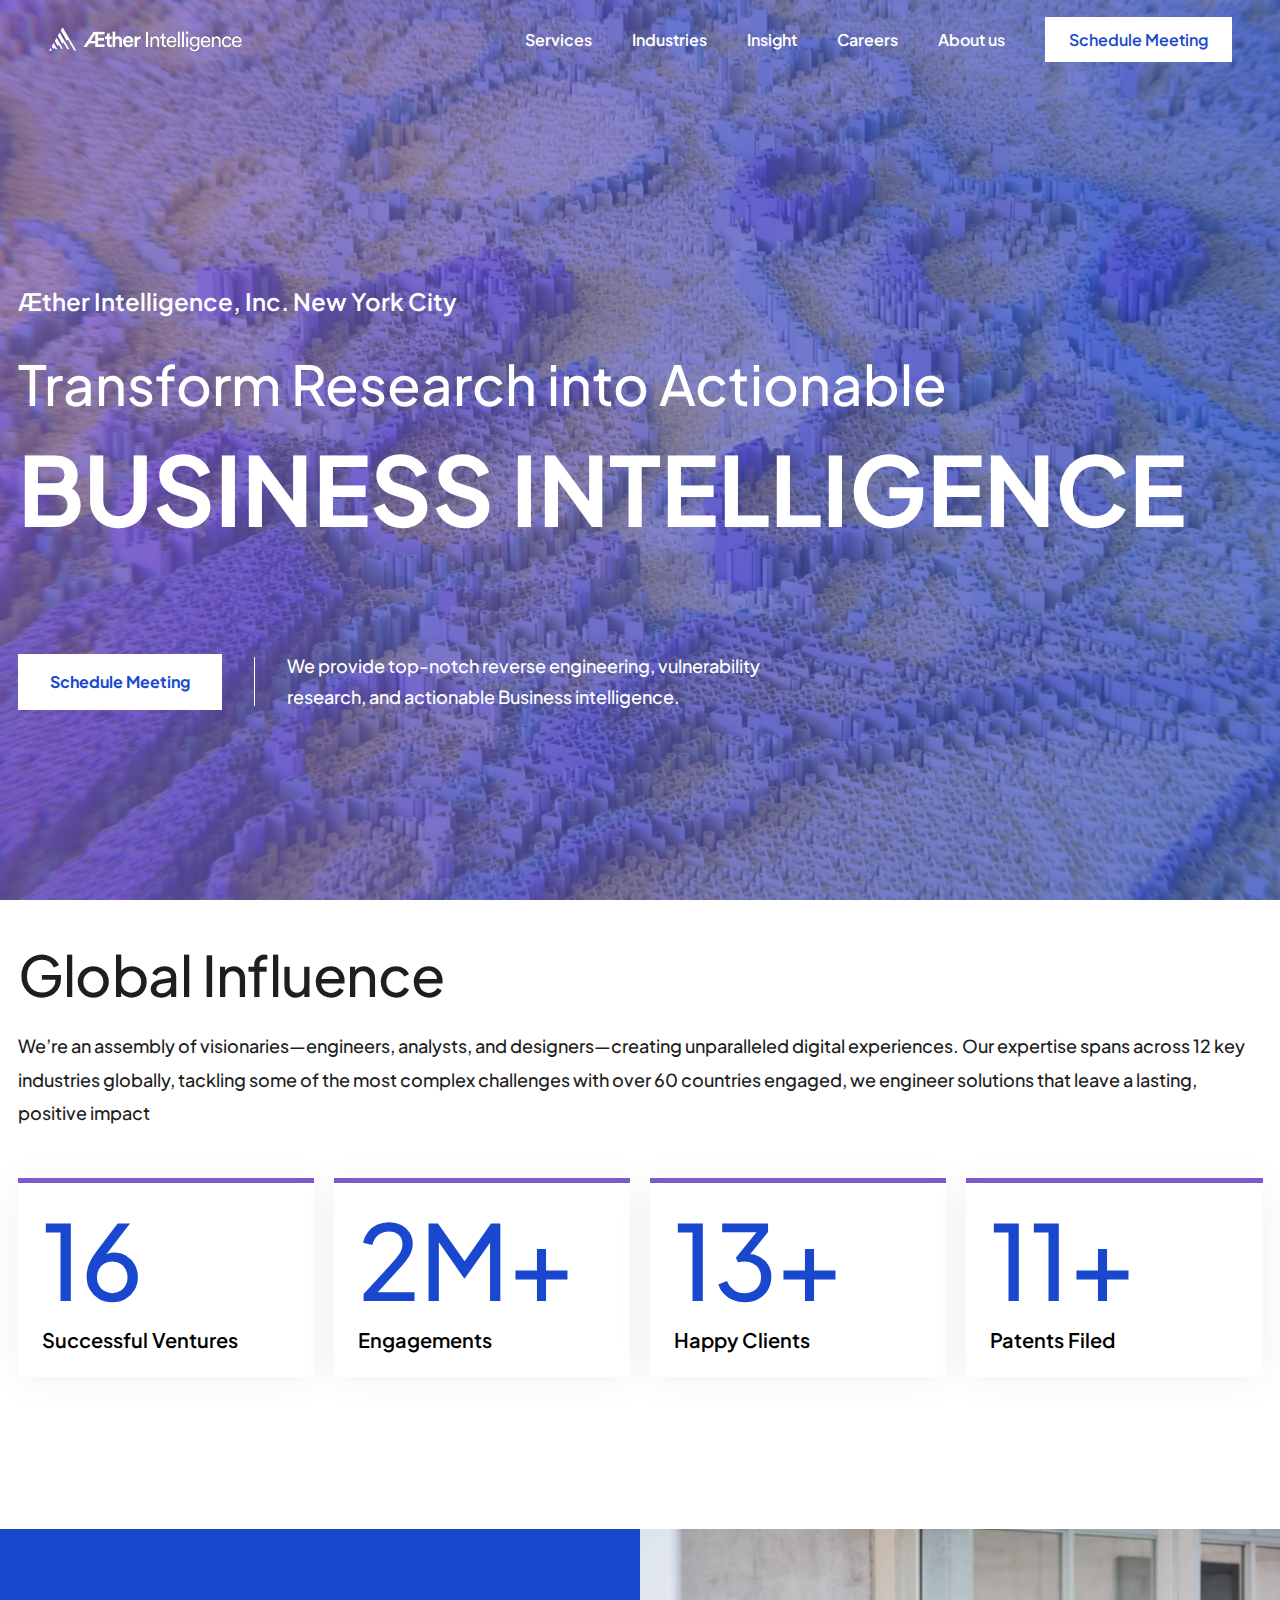
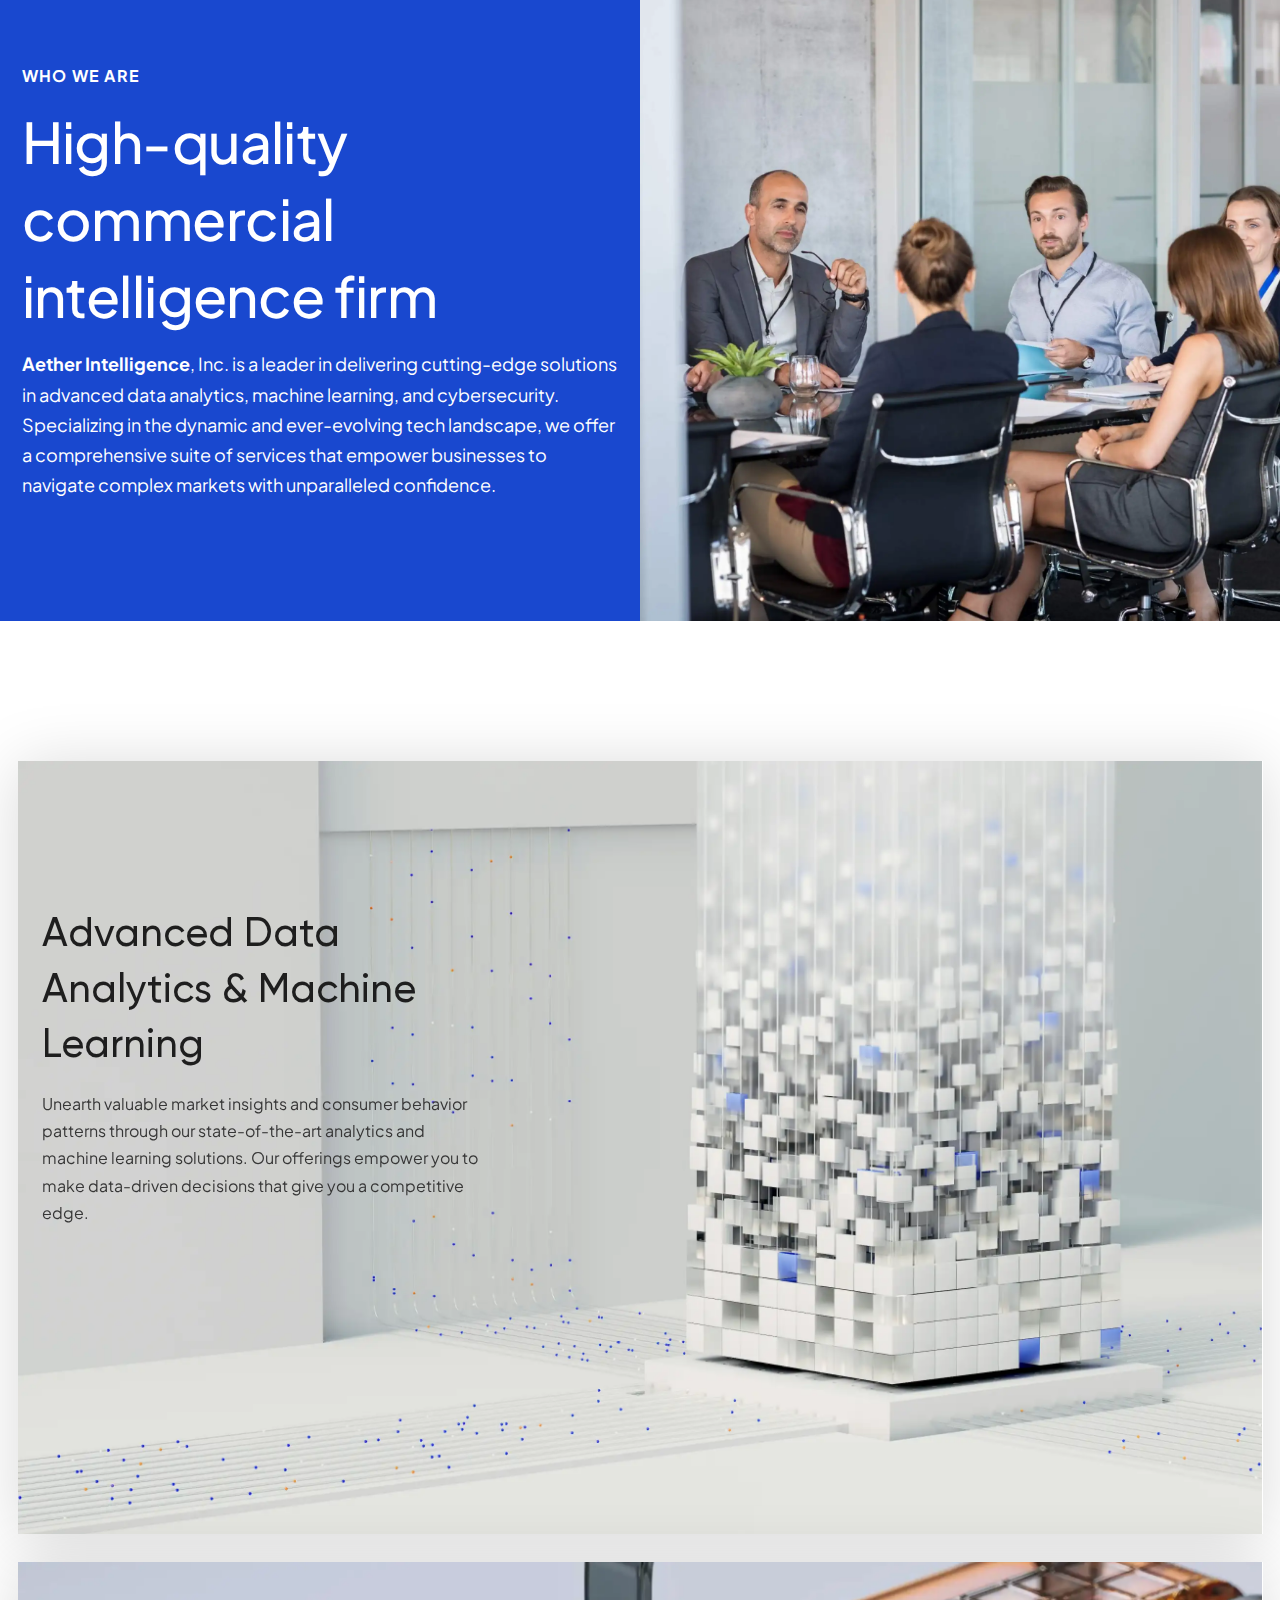
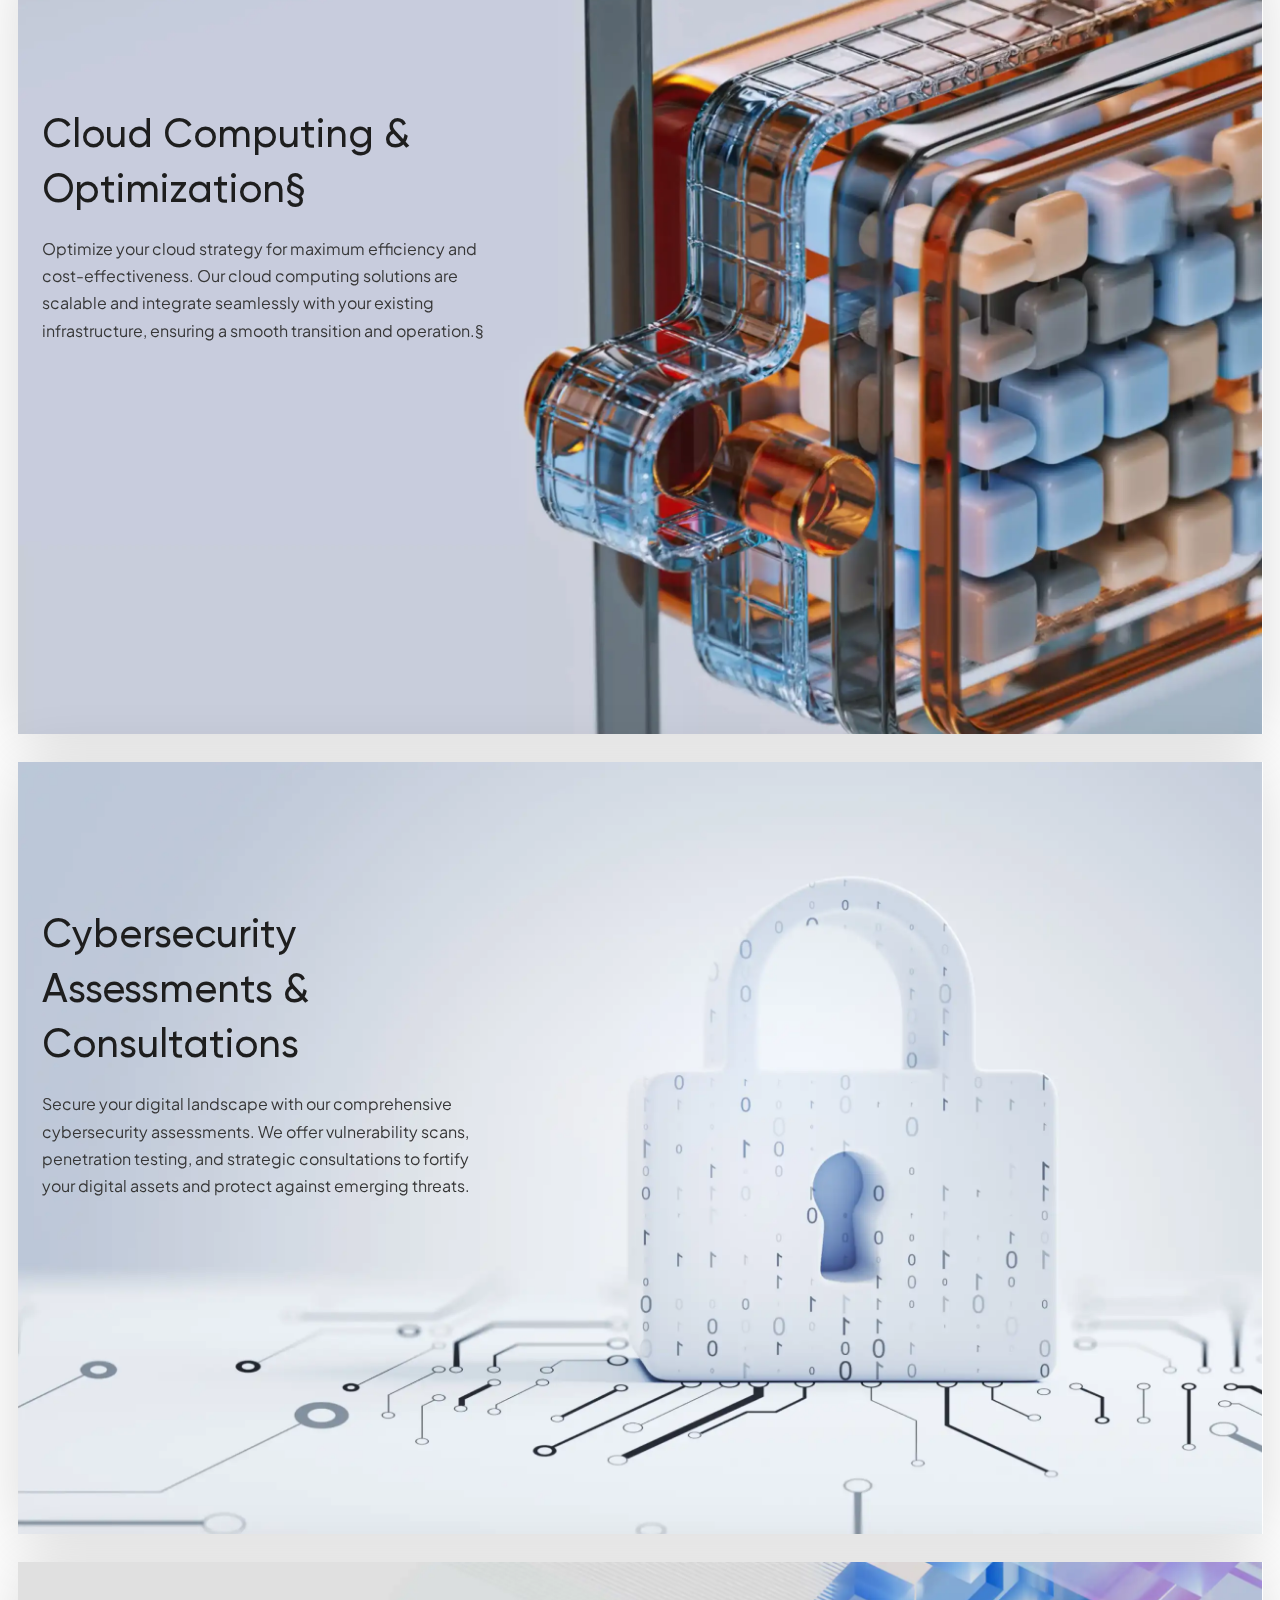
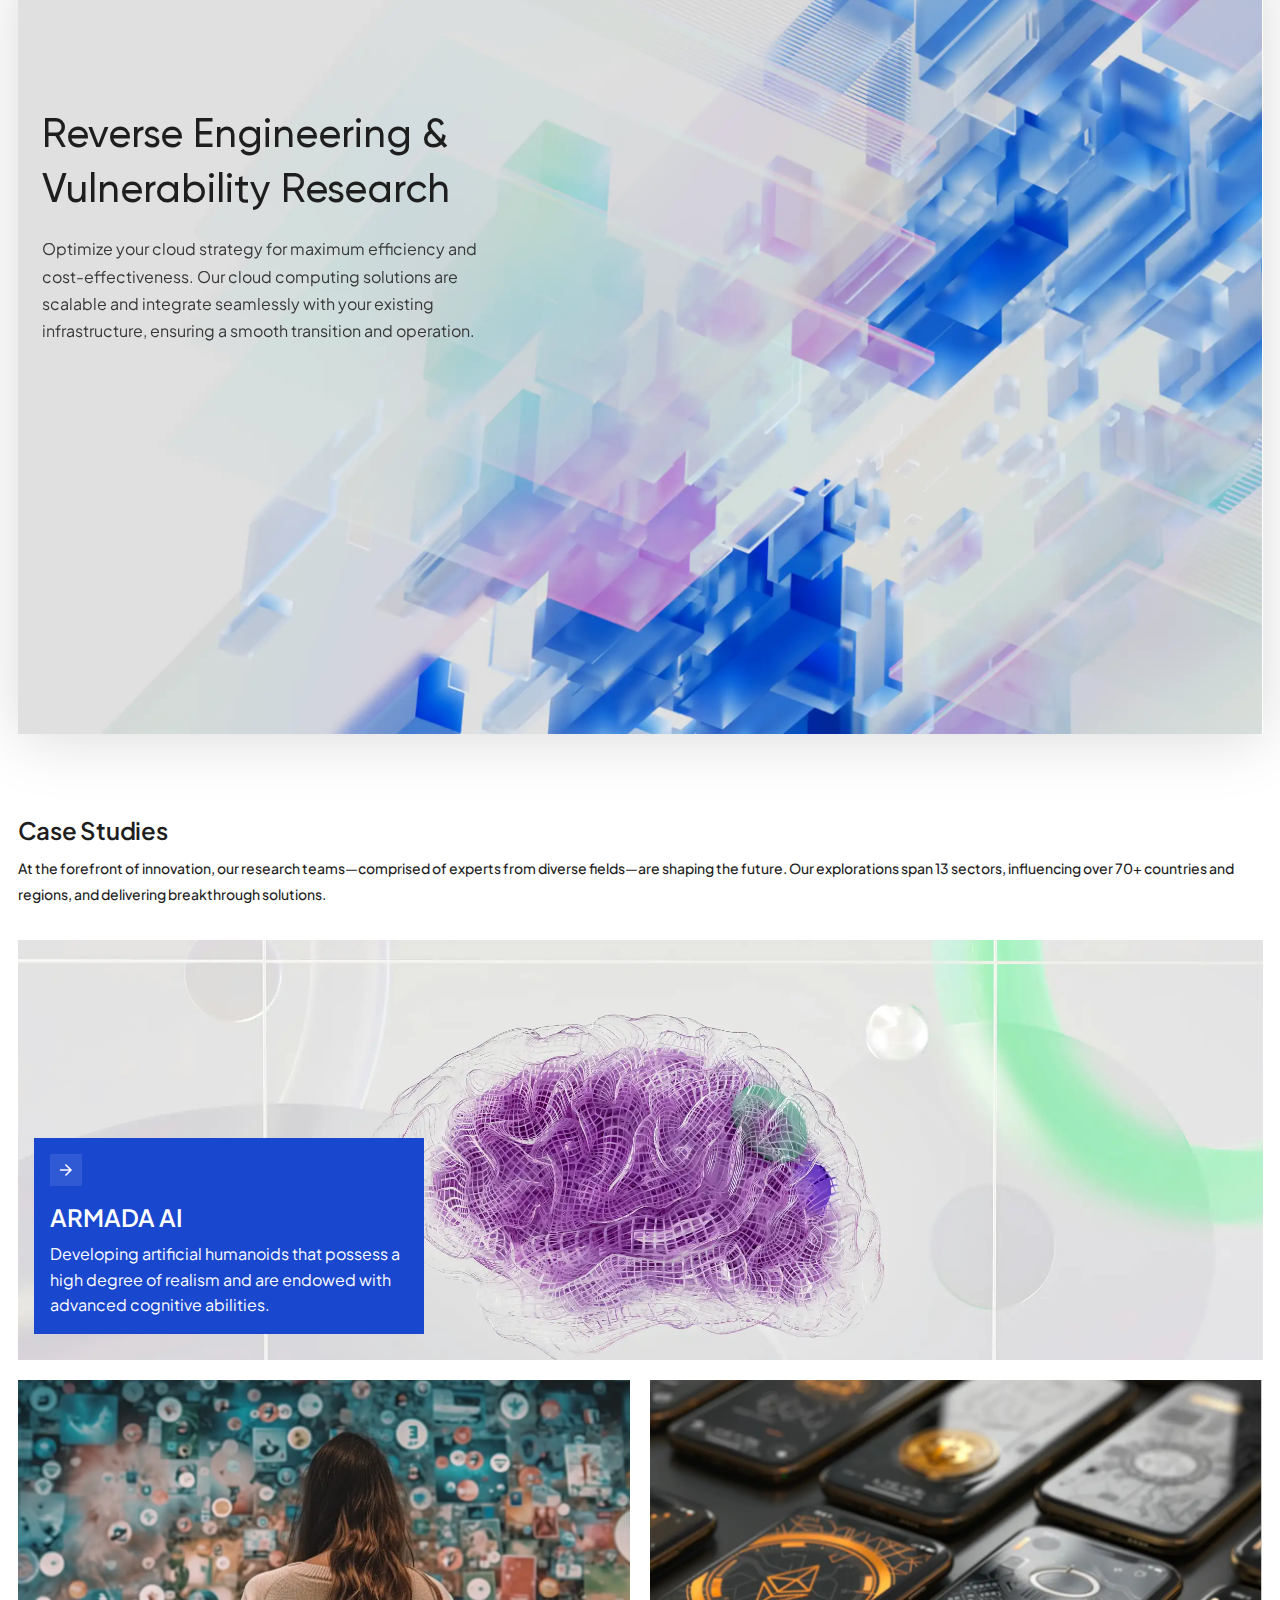
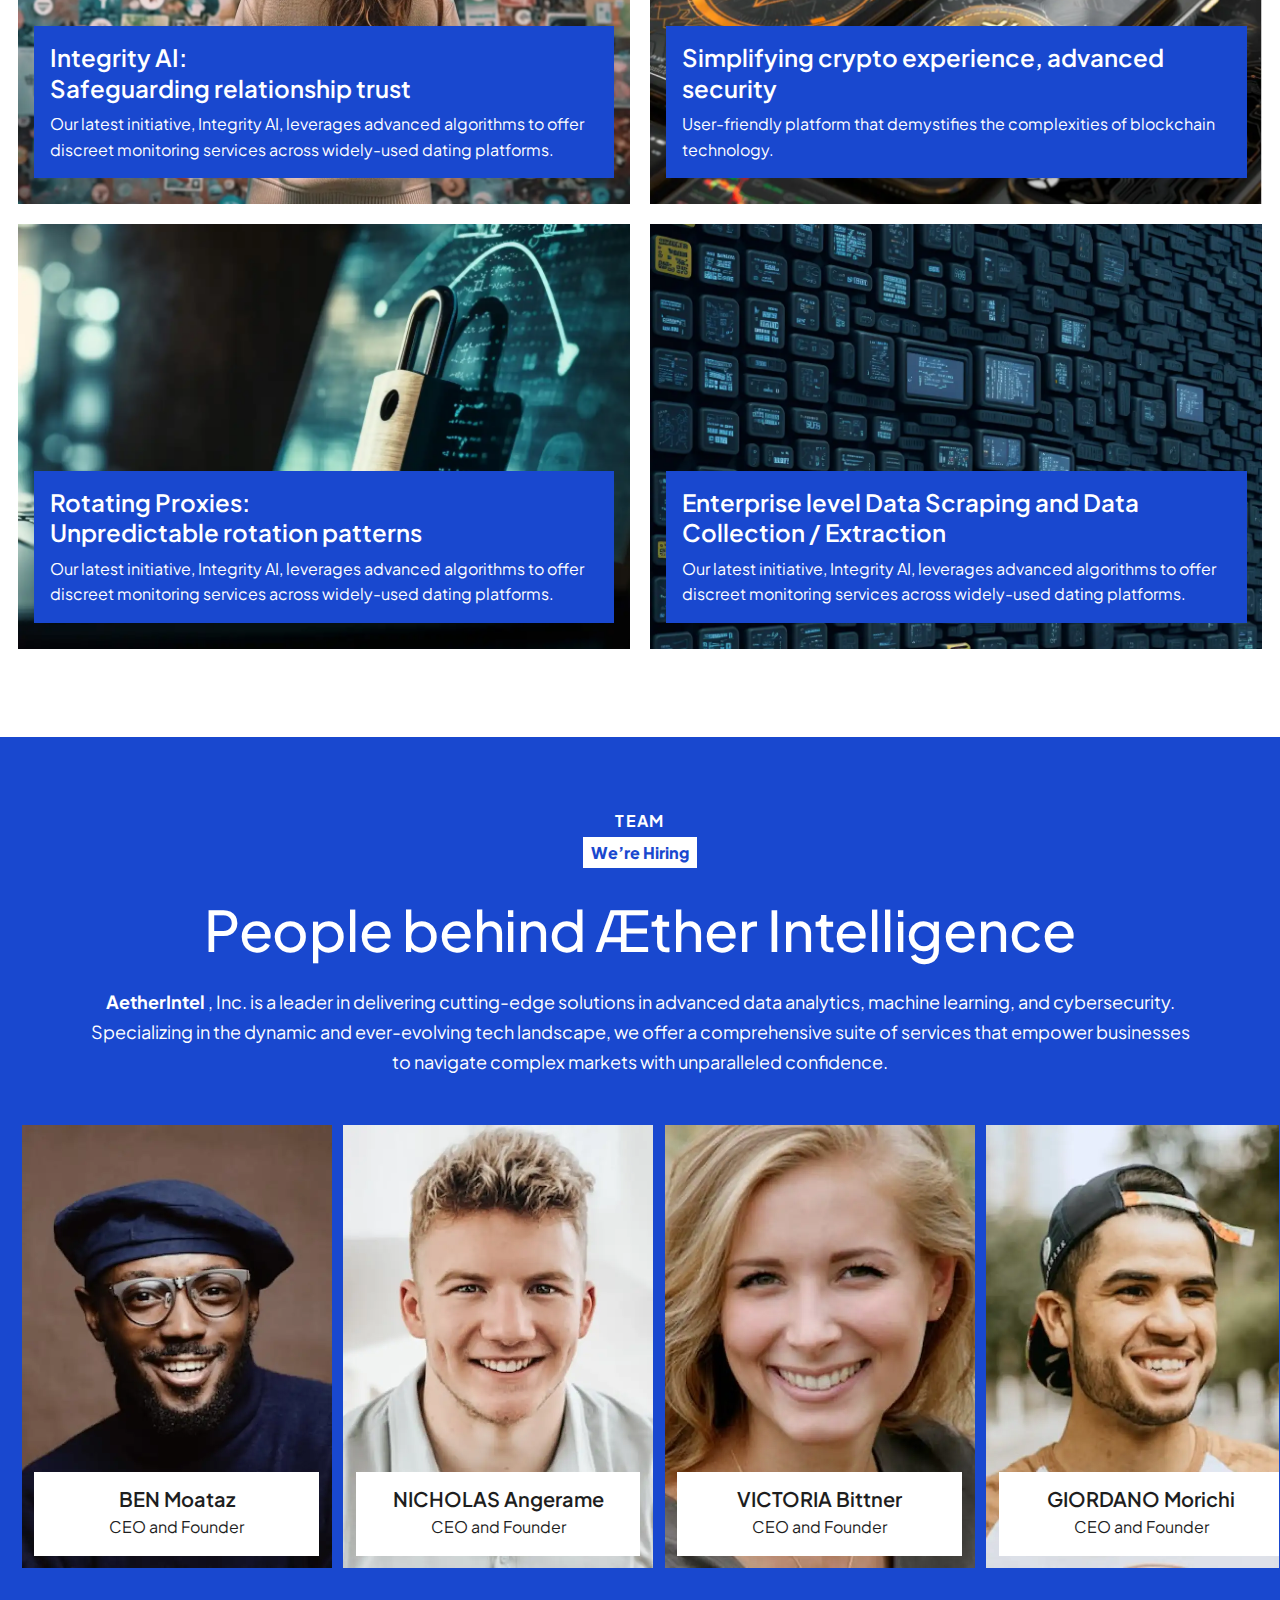
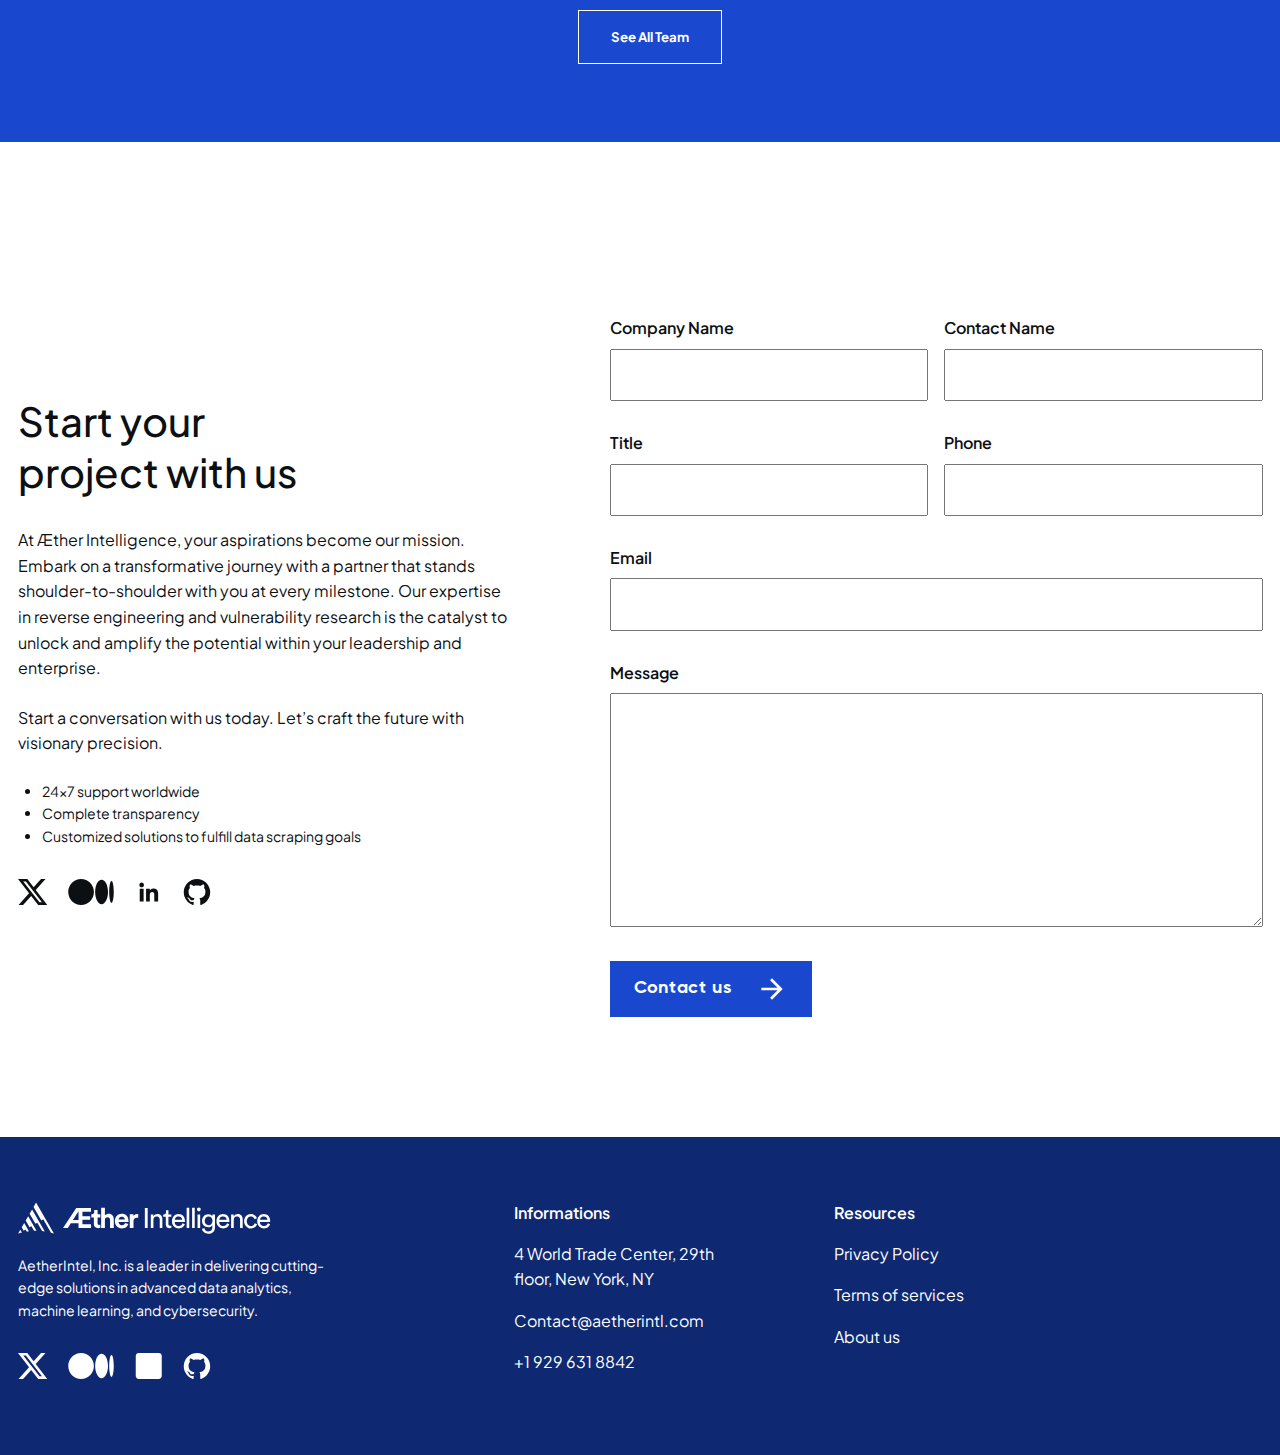
<file: index.html>
<!DOCTYPE html>
<html lang="en">
 
<head>
    <meta charset="utf-8">
    <meta name="viewport" content="width=device-width, initial-scale=1.0">
    <title>Aether Intelligence - High-quality commercial  intelligence  firm </title>
    <meta name="description" content="Aether Intelligence, Inc. is a leader in delivering cutting-edge solutions in advanced data analytics, machine learning, and cybersecurity." />
    <link rel="stylesheet" href="assets/style.css">
    <link rel="preconnect" href="https://fonts.googleapis.com">
    <link rel="preconnect" href="https://fonts.gstatic.com" crossorigin>
    <link rel="preconnect" href="https://fonts.googleapis.com">
    <link rel="preconnect" href="https://fonts.gstatic.com" crossorigin>
    <link href="https://fonts.googleapis.com/css2?family=Plus+Jakarta+Sans:ital,wght@0,400..800;1,200..800&display=swap"
        rel="stylesheet">
    <script src="assets/index.js"></script>
</head>

<body>
    <header class="header " id="siteHeader">
        <a href="/" class="header__brand" aria-label="Aether Intelligence">
            <svg width="194" height="25" viewBox="0 0 194 25" fill="none" xmlns="http://www.w3.org/2000/svg">
                <path
                    d="M47.1466 20V16.4067H41.251L38.9487 20H35.3124L45.4253 4.7446H56.7001V7.54178H50.1375V11.0275H56.0761V13.6741H50.1375V17.2028H56.7216V20H47.1466ZM47.1466 13.9107V7.19751L42.8433 13.9107H47.1466ZM61.7042 9.41374H63.8344V11.9527H61.7042V16.3852C61.7042 16.8442 61.8047 17.167 62.0055 17.3534C62.2206 17.5256 62.5362 17.6116 62.9522 17.6116C63.1244 17.6116 63.2965 17.6045 63.4686 17.5901C63.6408 17.5758 63.7627 17.5543 63.8344 17.5256V19.8924C63.7053 19.9498 63.5045 20.0072 63.2319 20.0646C62.9737 20.1219 62.6366 20.1506 62.2206 20.1506C61.1878 20.1506 60.3702 19.8637 59.7677 19.2899C59.1653 18.7162 58.864 17.9129 58.864 16.8801V11.9527H56.949V9.41374H57.487C58.0464 9.41374 58.4552 9.25595 58.7134 8.94037C58.986 8.61045 59.1222 8.2088 59.1222 7.73543V6.25077H61.7042V9.41374ZM67.3107 20H64.449V4.42185H67.3107V10.2959C67.655 9.87994 68.0925 9.58587 68.6232 9.41374C69.154 9.22726 69.6704 9.13402 70.1724 9.13402C70.8466 9.13402 71.4276 9.24878 71.9153 9.47829C72.4174 9.69346 72.8262 9.98752 73.1418 10.3605C73.4717 10.7334 73.7155 11.1781 73.8733 11.6945C74.0311 12.2109 74.11 12.756 74.11 13.3298V20H71.2483V13.8247C71.2483 13.2222 71.0905 12.7202 70.7749 12.3185C70.4737 11.9169 69.9788 11.716 69.2903 11.716C68.6878 11.716 68.2144 11.9169 67.8702 12.3185C67.5259 12.7058 67.3394 13.1935 67.3107 13.7816V20ZM82.5443 13.5019C82.5299 13.2437 82.4725 12.9927 82.3721 12.7488C82.2861 12.4906 82.1426 12.2683 81.9418 12.0818C81.7553 11.881 81.5115 11.7232 81.2102 11.6085C80.9233 11.4794 80.5791 11.4148 80.1774 11.4148C79.8045 11.4148 79.4745 11.4794 79.1876 11.6085C78.9008 11.7376 78.6569 11.9025 78.4561 12.1033C78.2552 12.3042 78.0975 12.5265 77.9827 12.7704C77.8823 13.0142 77.8249 13.2581 77.8106 13.5019H82.5443ZM85.2123 16.9661C85.0832 17.4252 84.8752 17.8627 84.5884 18.2787C84.3158 18.6803 83.9787 19.0317 83.5771 19.333C83.1754 19.6342 82.7021 19.8709 82.157 20.043C81.6262 20.2295 81.0381 20.3228 80.3926 20.3228C79.661 20.3228 78.9653 20.2008 78.3055 19.957C77.6456 19.6988 77.0647 19.3258 76.5626 18.8381C76.0605 18.3504 75.6589 17.7551 75.3577 17.0522C75.0708 16.3493 74.9273 15.5532 74.9273 14.6638C74.9273 13.8175 75.0708 13.0501 75.3577 12.3615C75.6445 11.673 76.0247 11.092 76.498 10.6187C76.9858 10.131 77.5452 9.75801 78.1764 9.49981C78.8075 9.22726 79.4602 9.09099 80.1344 9.09099C81.784 9.09099 83.0678 9.5787 83.9859 10.5541C84.9039 11.5296 85.363 12.8708 85.363 14.5778C85.363 14.7786 85.3558 14.9722 85.3414 15.1587C85.3271 15.3309 85.3199 15.4313 85.3199 15.46H77.746C77.7604 15.8042 77.8393 16.127 77.9827 16.4282C78.1405 16.7151 78.3341 16.9661 78.5637 17.1813C78.8075 17.3965 79.0872 17.5686 79.4028 17.6977C79.7184 17.8125 80.0555 17.8698 80.4141 17.8698C81.0883 17.8698 81.6119 17.7192 81.9848 17.418C82.3721 17.1168 82.6518 16.7294 82.824 16.2561L85.2123 16.9661ZM92.7805 12.254C92.4937 12.1966 92.2068 12.1679 91.9199 12.1679C91.5469 12.1679 91.1955 12.2181 90.8655 12.3185C90.5356 12.4189 90.2487 12.5839 90.0049 12.8134C89.761 13.0429 89.5602 13.3513 89.4024 13.7386C89.259 14.1116 89.1872 14.5849 89.1872 15.1587V20H86.3255V9.41374H89.1012V10.9845C89.259 10.6402 89.4598 10.3605 89.7036 10.1453C89.9618 9.9158 90.2272 9.74366 90.4998 9.62891C90.7867 9.51415 91.0664 9.43526 91.3389 9.39222C91.6258 9.34919 91.884 9.32767 92.1135 9.32767C92.2283 9.32767 92.3359 9.33485 92.4363 9.34919C92.551 9.34919 92.6658 9.35636 92.7805 9.37071V12.254ZM97.8735 20V4.7446H100.025V20H97.8735ZM104.42 20H102.398V9.65042H104.377V11.1351C104.75 10.4896 105.224 10.0306 105.798 9.75801C106.371 9.48546 106.959 9.34919 107.562 9.34919C108.179 9.34919 108.717 9.45677 109.176 9.67194C109.649 9.87277 110.036 10.1597 110.338 10.5326C110.653 10.8912 110.883 11.3216 111.026 11.8236C111.184 12.3257 111.263 12.8636 111.263 13.4374V20H109.24V13.7816C109.24 13.423 109.197 13.0859 109.111 12.7704C109.039 12.4548 108.903 12.1822 108.702 11.9527C108.516 11.7089 108.265 11.5224 107.949 11.3933C107.648 11.2498 107.275 11.1781 106.83 11.1781C106.429 11.1781 106.077 11.257 105.776 11.4148C105.475 11.5582 105.224 11.7591 105.023 12.0173C104.822 12.2755 104.671 12.5767 104.571 12.921C104.471 13.2652 104.42 13.631 104.42 14.0183V20ZM115.9 9.65042H118.138V11.4794H115.9V16.8585C115.9 17.3319 116.008 17.6905 116.223 17.9344C116.438 18.1639 116.811 18.2787 117.342 18.2787C117.471 18.2787 117.614 18.2715 117.772 18.2571C117.93 18.2428 118.052 18.2213 118.138 18.1926V19.9139C118.052 19.9426 117.887 19.9785 117.643 20.0215C117.399 20.0789 117.105 20.1076 116.761 20.1076C115.871 20.1076 115.169 19.8566 114.652 19.3545C114.136 18.8381 113.878 18.1065 113.878 17.1598V11.4794H111.898V9.65042H112.457C113.017 9.65042 113.419 9.49981 113.662 9.19857C113.921 8.89734 114.05 8.51721 114.05 8.05818V6.37987H115.9V9.65042ZM126.413 13.7601C126.384 13.0142 126.133 12.3902 125.66 11.8882C125.187 11.3718 124.491 11.1136 123.573 11.1136C123.142 11.1136 122.755 11.1925 122.411 11.3503C122.081 11.4937 121.794 11.6945 121.55 11.9527C121.321 12.1966 121.134 12.4763 120.991 12.7919C120.847 13.1075 120.768 13.4302 120.754 13.7601H126.413ZM128.457 17.0522C128.314 17.5112 128.098 17.9416 127.812 18.3432C127.539 18.7305 127.202 19.0748 126.8 19.376C126.413 19.6629 125.968 19.8924 125.466 20.0646C124.964 20.2367 124.412 20.3228 123.809 20.3228C123.121 20.3228 122.461 20.2008 121.83 19.957C121.199 19.7131 120.639 19.3545 120.152 18.8811C119.678 18.4078 119.298 17.8268 119.011 17.1383C118.739 16.4497 118.602 15.668 118.602 14.7929C118.602 13.9753 118.739 13.2366 119.011 12.5767C119.284 11.9025 119.642 11.3287 120.087 10.8554C120.546 10.3677 121.077 9.99469 121.679 9.73649C122.282 9.46395 122.906 9.32767 123.551 9.32767C124.34 9.32767 125.043 9.46395 125.66 9.73649C126.291 9.99469 126.815 10.3605 127.231 10.8338C127.647 11.3072 127.962 11.881 128.177 12.5552C128.407 13.215 128.522 13.9466 128.522 14.7499C128.522 14.879 128.514 15.0009 128.5 15.1157C128.5 15.2304 128.493 15.3237 128.479 15.3954H120.689C120.704 15.8544 120.79 16.2776 120.948 16.6649C121.105 17.0522 121.321 17.3893 121.593 17.6762C121.88 17.9487 122.21 18.1639 122.583 18.3217C122.97 18.4651 123.379 18.5369 123.809 18.5369C124.656 18.5369 125.301 18.336 125.746 17.9344C126.191 17.5327 126.513 17.0379 126.714 16.4497L128.457 17.0522ZM129.812 20V4.42185H131.835V20H129.812ZM133.985 20V4.42185H136.007V20H133.985ZM138.157 20V9.65042H140.158V20H138.157ZM137.705 5.73437C137.705 5.31838 137.841 4.97411 138.114 4.70156C138.401 4.41467 138.745 4.27123 139.147 4.27123C139.563 4.27123 139.907 4.41467 140.179 4.70156C140.466 4.97411 140.61 5.31838 140.61 5.73437C140.61 6.13602 140.466 6.48028 140.179 6.76718C139.907 7.03972 139.563 7.17599 139.147 7.17599C138.745 7.17599 138.401 7.03972 138.114 6.76718C137.841 6.48028 137.705 6.13602 137.705 5.73437ZM143.513 20.1076C143.585 20.8392 143.872 21.4416 144.374 21.915C144.89 22.4027 145.543 22.6466 146.332 22.6466C147.422 22.6466 148.218 22.3668 148.72 21.8074C149.237 21.248 149.495 20.4088 149.495 19.2899V17.8053C149.251 18.2787 148.856 18.6803 148.311 19.0102C147.766 19.3402 147.106 19.5051 146.332 19.5051C145.643 19.5051 145.005 19.3832 144.417 19.1393C143.843 18.8811 143.341 18.5369 142.911 18.1065C142.495 17.6618 142.165 17.1311 141.921 16.5143C141.691 15.8975 141.577 15.2233 141.577 14.4917C141.577 13.7888 141.691 13.1361 141.921 12.5337C142.15 11.9169 142.473 11.3861 142.889 10.9414C143.305 10.4824 143.8 10.1238 144.374 9.86559C144.962 9.59305 145.615 9.45677 146.332 9.45677C147.135 9.45677 147.802 9.60022 148.333 9.88711C148.864 10.174 149.258 10.5756 149.516 11.092V9.65042H151.517V19.2254C151.517 19.8852 151.431 20.5236 151.259 21.1404C151.087 21.7715 150.793 22.3238 150.377 22.7972C149.975 23.2849 149.445 23.6722 148.785 23.9591C148.125 24.2603 147.307 24.4109 146.332 24.4109C145.686 24.4109 145.084 24.3105 144.524 24.1097C143.979 23.9232 143.492 23.6579 143.061 23.3136C142.645 22.9693 142.301 22.5605 142.028 22.0871C141.77 21.6281 141.612 21.1189 141.555 20.5594L143.513 20.1076ZM146.633 17.8053C147.508 17.8053 148.218 17.5041 148.763 16.9016C149.308 16.2991 149.581 15.4958 149.581 14.4917C149.581 13.4876 149.308 12.6843 148.763 12.0818C148.218 11.4794 147.508 11.1781 146.633 11.1781C145.729 11.1781 145.005 11.4794 144.46 12.0818C143.915 12.6843 143.642 13.4876 143.642 14.4917C143.642 15.5102 143.908 16.3206 144.438 16.9231C144.983 17.5112 145.715 17.8053 146.633 17.8053ZM160.428 13.7601C160.399 13.0142 160.148 12.3902 159.675 11.8882C159.202 11.3718 158.506 11.1136 157.588 11.1136C157.157 11.1136 156.77 11.1925 156.426 11.3503C156.096 11.4937 155.809 11.6945 155.565 11.9527C155.336 12.1966 155.149 12.4763 155.006 12.7919C154.862 13.1075 154.783 13.4302 154.769 13.7601H160.428ZM162.472 17.0522C162.329 17.5112 162.113 17.9416 161.827 18.3432C161.554 18.7305 161.217 19.0748 160.815 19.376C160.428 19.6629 159.983 19.8924 159.481 20.0646C158.979 20.2367 158.427 20.3228 157.824 20.3228C157.136 20.3228 156.476 20.2008 155.845 19.957C155.214 19.7131 154.654 19.3545 154.167 18.8811C153.693 18.4078 153.313 17.8268 153.026 17.1383C152.754 16.4497 152.617 15.668 152.617 14.7929C152.617 13.9753 152.754 13.2366 153.026 12.5767C153.299 11.9025 153.657 11.3287 154.102 10.8554C154.561 10.3677 155.092 9.99469 155.694 9.73649C156.297 9.46395 156.921 9.32767 157.566 9.32767C158.355 9.32767 159.058 9.46395 159.675 9.73649C160.306 9.99469 160.83 10.3605 161.246 10.8338C161.662 11.3072 161.977 11.881 162.192 12.5552C162.422 13.215 162.537 13.9466 162.537 14.7499C162.537 14.879 162.529 15.0009 162.515 15.1157C162.515 15.2304 162.508 15.3237 162.494 15.3954H154.705C154.719 15.8544 154.805 16.2776 154.963 16.6649C155.12 17.0522 155.336 17.3893 155.608 17.6762C155.895 17.9487 156.225 18.1639 156.598 18.3217C156.985 18.4651 157.394 18.5369 157.824 18.5369C158.671 18.5369 159.316 18.336 159.761 17.9344C160.206 17.5327 160.528 17.0379 160.729 16.4497L162.472 17.0522ZM165.85 20H163.827V9.65042H165.807V11.1351C166.18 10.4896 166.653 10.0306 167.227 9.75801C167.801 9.48546 168.389 9.34919 168.991 9.34919C169.608 9.34919 170.146 9.45677 170.605 9.67194C171.079 9.87277 171.466 10.1597 171.767 10.5326C172.083 10.8912 172.312 11.3216 172.456 11.8236C172.613 12.3257 172.692 12.8636 172.692 13.4374V20H170.67V13.7816C170.67 13.423 170.627 13.0859 170.541 12.7704C170.469 12.4548 170.333 12.1822 170.132 11.9527C169.945 11.7089 169.694 11.5224 169.379 11.3933C169.078 11.2498 168.705 11.1781 168.26 11.1781C167.858 11.1781 167.507 11.257 167.206 11.4148C166.904 11.5582 166.653 11.7591 166.453 12.0173C166.252 12.2755 166.101 12.5767 166.001 12.921C165.9 13.2652 165.85 13.631 165.85 14.0183V20ZM178.965 11.1996C178.549 11.1996 178.155 11.2785 177.782 11.4363C177.409 11.5798 177.072 11.8021 176.77 12.1033C176.483 12.4046 176.254 12.7847 176.082 13.2437C175.91 13.6884 175.824 14.212 175.824 14.8145C175.824 15.4026 175.91 15.9262 176.082 16.3852C176.254 16.8299 176.483 17.21 176.77 17.5256C177.057 17.8268 177.394 18.0563 177.782 18.2141C178.169 18.3719 178.571 18.4508 178.987 18.4508C179.474 18.4508 179.883 18.3791 180.213 18.2356C180.557 18.0922 180.837 17.9129 181.052 17.6977C181.282 17.4825 181.461 17.253 181.59 17.0092C181.719 16.751 181.812 16.5215 181.87 16.3206L183.656 17.0952C183.527 17.4682 183.34 17.8483 183.096 18.2356C182.852 18.6086 182.537 18.9528 182.149 19.2684C181.762 19.584 181.303 19.835 180.772 20.0215C180.256 20.2223 179.661 20.3228 178.987 20.3228C178.226 20.3228 177.523 20.1865 176.878 19.9139C176.247 19.627 175.702 19.2397 175.243 18.752C174.784 18.25 174.418 17.669 174.145 17.0092C173.887 16.335 173.758 15.6034 173.758 14.8145C173.758 14.0112 173.887 13.2724 174.145 12.5982C174.418 11.924 174.784 11.3503 175.243 10.8769C175.716 10.3892 176.268 10.009 176.899 9.73649C177.545 9.46395 178.233 9.32767 178.965 9.32767C179.654 9.32767 180.256 9.42809 180.772 9.62891C181.303 9.81539 181.755 10.0664 182.128 10.382C182.515 10.6976 182.824 11.0562 183.053 11.4578C183.283 11.8451 183.455 12.2324 183.57 12.6197L181.741 13.3943C181.669 13.1361 181.569 12.8779 181.439 12.6197C181.31 12.3615 181.131 12.132 180.902 11.9312C180.686 11.716 180.421 11.5439 180.105 11.4148C179.79 11.2714 179.41 11.1996 178.965 11.1996ZM191.604 13.7601C191.575 13.0142 191.324 12.3902 190.851 11.8882C190.377 11.3718 189.682 11.1136 188.764 11.1136C188.333 11.1136 187.946 11.1925 187.602 11.3503C187.272 11.4937 186.985 11.6945 186.741 11.9527C186.511 12.1966 186.325 12.4763 186.182 12.7919C186.038 13.1075 185.959 13.4302 185.945 13.7601H191.604ZM193.648 17.0522C193.504 17.5112 193.289 17.9416 193.002 18.3432C192.73 18.7305 192.393 19.0748 191.991 19.376C191.604 19.6629 191.159 19.8924 190.657 20.0646C190.155 20.2367 189.603 20.3228 189 20.3228C188.312 20.3228 187.652 20.2008 187.021 19.957C186.39 19.7131 185.83 19.3545 185.342 18.8811C184.869 18.4078 184.489 17.8268 184.202 17.1383C183.929 16.4497 183.793 15.668 183.793 14.7929C183.793 13.9753 183.929 13.2366 184.202 12.5767C184.475 11.9025 184.833 11.3287 185.278 10.8554C185.737 10.3677 186.268 9.99469 186.87 9.73649C187.473 9.46395 188.097 9.32767 188.742 9.32767C189.531 9.32767 190.234 9.46395 190.851 9.73649C191.482 9.99469 192.005 10.3605 192.421 10.8338C192.837 11.3072 193.153 11.881 193.368 12.5552C193.598 13.215 193.712 13.9466 193.712 14.7499C193.712 14.879 193.705 15.0009 193.691 15.1157C193.691 15.2304 193.684 15.3237 193.669 15.3954H185.88C185.895 15.8544 185.981 16.2776 186.139 16.6649C186.296 17.0522 186.511 17.3893 186.784 17.6762C187.071 17.9487 187.401 18.1639 187.774 18.3217C188.161 18.4651 188.57 18.5369 189 18.5369C189.847 18.5369 190.492 18.336 190.937 17.9344C191.381 17.5327 191.704 17.0379 191.905 16.4497L193.648 17.0522Z"
                    fill="#242424" />
                <path
                    d="M47.1466 20V16.4067H41.251L38.9487 20H35.3124L45.4253 4.7446H56.7001V7.54178H50.1375V11.0275H56.0761V13.6741H50.1375V17.2028H56.7216V20H47.1466ZM47.1466 13.9107V7.19751L42.8433 13.9107H47.1466ZM61.7042 9.41374H63.8344V11.9527H61.7042V16.3852C61.7042 16.8442 61.8047 17.167 62.0055 17.3534C62.2206 17.5256 62.5362 17.6116 62.9522 17.6116C63.1244 17.6116 63.2965 17.6045 63.4686 17.5901C63.6408 17.5758 63.7627 17.5543 63.8344 17.5256V19.8924C63.7053 19.9498 63.5045 20.0072 63.2319 20.0646C62.9737 20.1219 62.6366 20.1506 62.2206 20.1506C61.1878 20.1506 60.3702 19.8637 59.7677 19.2899C59.1653 18.7162 58.864 17.9129 58.864 16.8801V11.9527H56.949V9.41374H57.487C58.0464 9.41374 58.4552 9.25595 58.7134 8.94037C58.986 8.61045 59.1222 8.2088 59.1222 7.73543V6.25077H61.7042V9.41374ZM67.3107 20H64.449V4.42185H67.3107V10.2959C67.655 9.87994 68.0925 9.58587 68.6232 9.41374C69.154 9.22726 69.6704 9.13402 70.1724 9.13402C70.8466 9.13402 71.4276 9.24878 71.9153 9.47829C72.4174 9.69346 72.8262 9.98752 73.1418 10.3605C73.4717 10.7334 73.7155 11.1781 73.8733 11.6945C74.0311 12.2109 74.11 12.756 74.11 13.3298V20H71.2483V13.8247C71.2483 13.2222 71.0905 12.7202 70.7749 12.3185C70.4737 11.9169 69.9788 11.716 69.2903 11.716C68.6878 11.716 68.2144 11.9169 67.8702 12.3185C67.5259 12.7058 67.3394 13.1935 67.3107 13.7816V20ZM82.5443 13.5019C82.5299 13.2437 82.4725 12.9927 82.3721 12.7488C82.2861 12.4906 82.1426 12.2683 81.9418 12.0818C81.7553 11.881 81.5115 11.7232 81.2102 11.6085C80.9233 11.4794 80.5791 11.4148 80.1774 11.4148C79.8045 11.4148 79.4745 11.4794 79.1876 11.6085C78.9008 11.7376 78.6569 11.9025 78.4561 12.1033C78.2552 12.3042 78.0975 12.5265 77.9827 12.7704C77.8823 13.0142 77.8249 13.2581 77.8106 13.5019H82.5443ZM85.2123 16.9661C85.0832 17.4252 84.8752 17.8627 84.5884 18.2787C84.3158 18.6803 83.9787 19.0317 83.5771 19.333C83.1754 19.6342 82.7021 19.8709 82.157 20.043C81.6262 20.2295 81.0381 20.3228 80.3926 20.3228C79.661 20.3228 78.9653 20.2008 78.3055 19.957C77.6456 19.6988 77.0647 19.3258 76.5626 18.8381C76.0605 18.3504 75.6589 17.7551 75.3577 17.0522C75.0708 16.3493 74.9273 15.5532 74.9273 14.6638C74.9273 13.8175 75.0708 13.0501 75.3577 12.3615C75.6445 11.673 76.0247 11.092 76.498 10.6187C76.9858 10.131 77.5452 9.75801 78.1764 9.49981C78.8075 9.22726 79.4602 9.09099 80.1344 9.09099C81.784 9.09099 83.0678 9.5787 83.9859 10.5541C84.9039 11.5296 85.363 12.8708 85.363 14.5778C85.363 14.7786 85.3558 14.9722 85.3414 15.1587C85.3271 15.3309 85.3199 15.4313 85.3199 15.46H77.746C77.7604 15.8042 77.8393 16.127 77.9827 16.4282C78.1405 16.7151 78.3341 16.9661 78.5637 17.1813C78.8075 17.3965 79.0872 17.5686 79.4028 17.6977C79.7184 17.8125 80.0555 17.8698 80.4141 17.8698C81.0883 17.8698 81.6119 17.7192 81.9848 17.418C82.3721 17.1168 82.6518 16.7294 82.824 16.2561L85.2123 16.9661ZM92.7805 12.254C92.4937 12.1966 92.2068 12.1679 91.9199 12.1679C91.5469 12.1679 91.1955 12.2181 90.8655 12.3185C90.5356 12.4189 90.2487 12.5839 90.0049 12.8134C89.761 13.0429 89.5602 13.3513 89.4024 13.7386C89.259 14.1116 89.1872 14.5849 89.1872 15.1587V20H86.3255V9.41374H89.1012V10.9845C89.259 10.6402 89.4598 10.3605 89.7036 10.1453C89.9618 9.9158 90.2272 9.74366 90.4998 9.62891C90.7867 9.51415 91.0664 9.43526 91.3389 9.39222C91.6258 9.34919 91.884 9.32767 92.1135 9.32767C92.2283 9.32767 92.3359 9.33485 92.4363 9.34919C92.551 9.34919 92.6658 9.35636 92.7805 9.37071V12.254ZM97.8735 20V4.7446H100.025V20H97.8735ZM104.42 20H102.398V9.65042H104.377V11.1351C104.75 10.4896 105.224 10.0306 105.798 9.75801C106.371 9.48546 106.959 9.34919 107.562 9.34919C108.179 9.34919 108.717 9.45677 109.176 9.67194C109.649 9.87277 110.036 10.1597 110.338 10.5326C110.653 10.8912 110.883 11.3216 111.026 11.8236C111.184 12.3257 111.263 12.8636 111.263 13.4374V20H109.24V13.7816C109.24 13.423 109.197 13.0859 109.111 12.7704C109.039 12.4548 108.903 12.1822 108.702 11.9527C108.516 11.7089 108.265 11.5224 107.949 11.3933C107.648 11.2498 107.275 11.1781 106.83 11.1781C106.429 11.1781 106.077 11.257 105.776 11.4148C105.475 11.5582 105.224 11.7591 105.023 12.0173C104.822 12.2755 104.671 12.5767 104.571 12.921C104.471 13.2652 104.42 13.631 104.42 14.0183V20ZM115.9 9.65042H118.138V11.4794H115.9V16.8585C115.9 17.3319 116.008 17.6905 116.223 17.9344C116.438 18.1639 116.811 18.2787 117.342 18.2787C117.471 18.2787 117.614 18.2715 117.772 18.2571C117.93 18.2428 118.052 18.2213 118.138 18.1926V19.9139C118.052 19.9426 117.887 19.9785 117.643 20.0215C117.399 20.0789 117.105 20.1076 116.761 20.1076C115.871 20.1076 115.169 19.8566 114.652 19.3545C114.136 18.8381 113.878 18.1065 113.878 17.1598V11.4794H111.898V9.65042H112.457C113.017 9.65042 113.419 9.49981 113.662 9.19857C113.921 8.89734 114.05 8.51721 114.05 8.05818V6.37987H115.9V9.65042ZM126.413 13.7601C126.384 13.0142 126.133 12.3902 125.66 11.8882C125.187 11.3718 124.491 11.1136 123.573 11.1136C123.142 11.1136 122.755 11.1925 122.411 11.3503C122.081 11.4937 121.794 11.6945 121.55 11.9527C121.321 12.1966 121.134 12.4763 120.991 12.7919C120.847 13.1075 120.768 13.4302 120.754 13.7601H126.413ZM128.457 17.0522C128.314 17.5112 128.098 17.9416 127.812 18.3432C127.539 18.7305 127.202 19.0748 126.8 19.376C126.413 19.6629 125.968 19.8924 125.466 20.0646C124.964 20.2367 124.412 20.3228 123.809 20.3228C123.121 20.3228 122.461 20.2008 121.83 19.957C121.199 19.7131 120.639 19.3545 120.152 18.8811C119.678 18.4078 119.298 17.8268 119.011 17.1383C118.739 16.4497 118.602 15.668 118.602 14.7929C118.602 13.9753 118.739 13.2366 119.011 12.5767C119.284 11.9025 119.642 11.3287 120.087 10.8554C120.546 10.3677 121.077 9.99469 121.679 9.73649C122.282 9.46395 122.906 9.32767 123.551 9.32767C124.34 9.32767 125.043 9.46395 125.66 9.73649C126.291 9.99469 126.815 10.3605 127.231 10.8338C127.647 11.3072 127.962 11.881 128.177 12.5552C128.407 13.215 128.522 13.9466 128.522 14.7499C128.522 14.879 128.514 15.0009 128.5 15.1157C128.5 15.2304 128.493 15.3237 128.479 15.3954H120.689C120.704 15.8544 120.79 16.2776 120.948 16.6649C121.105 17.0522 121.321 17.3893 121.593 17.6762C121.88 17.9487 122.21 18.1639 122.583 18.3217C122.97 18.4651 123.379 18.5369 123.809 18.5369C124.656 18.5369 125.301 18.336 125.746 17.9344C126.191 17.5327 126.513 17.0379 126.714 16.4497L128.457 17.0522ZM129.812 20V4.42185H131.835V20H129.812ZM133.985 20V4.42185H136.007V20H133.985ZM138.157 20V9.65042H140.158V20H138.157ZM137.705 5.73437C137.705 5.31838 137.841 4.97411 138.114 4.70156C138.401 4.41467 138.745 4.27123 139.147 4.27123C139.563 4.27123 139.907 4.41467 140.179 4.70156C140.466 4.97411 140.61 5.31838 140.61 5.73437C140.61 6.13602 140.466 6.48028 140.179 6.76718C139.907 7.03972 139.563 7.17599 139.147 7.17599C138.745 7.17599 138.401 7.03972 138.114 6.76718C137.841 6.48028 137.705 6.13602 137.705 5.73437ZM143.513 20.1076C143.585 20.8392 143.872 21.4416 144.374 21.915C144.89 22.4027 145.543 22.6466 146.332 22.6466C147.422 22.6466 148.218 22.3668 148.72 21.8074C149.237 21.248 149.495 20.4088 149.495 19.2899V17.8053C149.251 18.2787 148.856 18.6803 148.311 19.0102C147.766 19.3402 147.106 19.5051 146.332 19.5051C145.643 19.5051 145.005 19.3832 144.417 19.1393C143.843 18.8811 143.341 18.5369 142.911 18.1065C142.495 17.6618 142.165 17.1311 141.921 16.5143C141.691 15.8975 141.577 15.2233 141.577 14.4917C141.577 13.7888 141.691 13.1361 141.921 12.5337C142.15 11.9169 142.473 11.3861 142.889 10.9414C143.305 10.4824 143.8 10.1238 144.374 9.86559C144.962 9.59305 145.615 9.45677 146.332 9.45677C147.135 9.45677 147.802 9.60022 148.333 9.88711C148.864 10.174 149.258 10.5756 149.516 11.092V9.65042H151.517V19.2254C151.517 19.8852 151.431 20.5236 151.259 21.1404C151.087 21.7715 150.793 22.3238 150.377 22.7972C149.975 23.2849 149.445 23.6722 148.785 23.9591C148.125 24.2603 147.307 24.4109 146.332 24.4109C145.686 24.4109 145.084 24.3105 144.524 24.1097C143.979 23.9232 143.492 23.6579 143.061 23.3136C142.645 22.9693 142.301 22.5605 142.028 22.0871C141.77 21.6281 141.612 21.1189 141.555 20.5594L143.513 20.1076ZM146.633 17.8053C147.508 17.8053 148.218 17.5041 148.763 16.9016C149.308 16.2991 149.581 15.4958 149.581 14.4917C149.581 13.4876 149.308 12.6843 148.763 12.0818C148.218 11.4794 147.508 11.1781 146.633 11.1781C145.729 11.1781 145.005 11.4794 144.46 12.0818C143.915 12.6843 143.642 13.4876 143.642 14.4917C143.642 15.5102 143.908 16.3206 144.438 16.9231C144.983 17.5112 145.715 17.8053 146.633 17.8053ZM160.428 13.7601C160.399 13.0142 160.148 12.3902 159.675 11.8882C159.202 11.3718 158.506 11.1136 157.588 11.1136C157.157 11.1136 156.77 11.1925 156.426 11.3503C156.096 11.4937 155.809 11.6945 155.565 11.9527C155.336 12.1966 155.149 12.4763 155.006 12.7919C154.862 13.1075 154.783 13.4302 154.769 13.7601H160.428ZM162.472 17.0522C162.329 17.5112 162.113 17.9416 161.827 18.3432C161.554 18.7305 161.217 19.0748 160.815 19.376C160.428 19.6629 159.983 19.8924 159.481 20.0646C158.979 20.2367 158.427 20.3228 157.824 20.3228C157.136 20.3228 156.476 20.2008 155.845 19.957C155.214 19.7131 154.654 19.3545 154.167 18.8811C153.693 18.4078 153.313 17.8268 153.026 17.1383C152.754 16.4497 152.617 15.668 152.617 14.7929C152.617 13.9753 152.754 13.2366 153.026 12.5767C153.299 11.9025 153.657 11.3287 154.102 10.8554C154.561 10.3677 155.092 9.99469 155.694 9.73649C156.297 9.46395 156.921 9.32767 157.566 9.32767C158.355 9.32767 159.058 9.46395 159.675 9.73649C160.306 9.99469 160.83 10.3605 161.246 10.8338C161.662 11.3072 161.977 11.881 162.192 12.5552C162.422 13.215 162.537 13.9466 162.537 14.7499C162.537 14.879 162.529 15.0009 162.515 15.1157C162.515 15.2304 162.508 15.3237 162.494 15.3954H154.705C154.719 15.8544 154.805 16.2776 154.963 16.6649C155.12 17.0522 155.336 17.3893 155.608 17.6762C155.895 17.9487 156.225 18.1639 156.598 18.3217C156.985 18.4651 157.394 18.5369 157.824 18.5369C158.671 18.5369 159.316 18.336 159.761 17.9344C160.206 17.5327 160.528 17.0379 160.729 16.4497L162.472 17.0522ZM165.85 20H163.827V9.65042H165.807V11.1351C166.18 10.4896 166.653 10.0306 167.227 9.75801C167.801 9.48546 168.389 9.34919 168.991 9.34919C169.608 9.34919 170.146 9.45677 170.605 9.67194C171.079 9.87277 171.466 10.1597 171.767 10.5326C172.083 10.8912 172.312 11.3216 172.456 11.8236C172.613 12.3257 172.692 12.8636 172.692 13.4374V20H170.67V13.7816C170.67 13.423 170.627 13.0859 170.541 12.7704C170.469 12.4548 170.333 12.1822 170.132 11.9527C169.945 11.7089 169.694 11.5224 169.379 11.3933C169.078 11.2498 168.705 11.1781 168.26 11.1781C167.858 11.1781 167.507 11.257 167.206 11.4148C166.904 11.5582 166.653 11.7591 166.453 12.0173C166.252 12.2755 166.101 12.5767 166.001 12.921C165.9 13.2652 165.85 13.631 165.85 14.0183V20ZM178.965 11.1996C178.549 11.1996 178.155 11.2785 177.782 11.4363C177.409 11.5798 177.072 11.8021 176.77 12.1033C176.483 12.4046 176.254 12.7847 176.082 13.2437C175.91 13.6884 175.824 14.212 175.824 14.8145C175.824 15.4026 175.91 15.9262 176.082 16.3852C176.254 16.8299 176.483 17.21 176.77 17.5256C177.057 17.8268 177.394 18.0563 177.782 18.2141C178.169 18.3719 178.571 18.4508 178.987 18.4508C179.474 18.4508 179.883 18.3791 180.213 18.2356C180.557 18.0922 180.837 17.9129 181.052 17.6977C181.282 17.4825 181.461 17.253 181.59 17.0092C181.719 16.751 181.812 16.5215 181.87 16.3206L183.656 17.0952C183.527 17.4682 183.34 17.8483 183.096 18.2356C182.852 18.6086 182.537 18.9528 182.149 19.2684C181.762 19.584 181.303 19.835 180.772 20.0215C180.256 20.2223 179.661 20.3228 178.987 20.3228C178.226 20.3228 177.523 20.1865 176.878 19.9139C176.247 19.627 175.702 19.2397 175.243 18.752C174.784 18.25 174.418 17.669 174.145 17.0092C173.887 16.335 173.758 15.6034 173.758 14.8145C173.758 14.0112 173.887 13.2724 174.145 12.5982C174.418 11.924 174.784 11.3503 175.243 10.8769C175.716 10.3892 176.268 10.009 176.899 9.73649C177.545 9.46395 178.233 9.32767 178.965 9.32767C179.654 9.32767 180.256 9.42809 180.772 9.62891C181.303 9.81539 181.755 10.0664 182.128 10.382C182.515 10.6976 182.824 11.0562 183.053 11.4578C183.283 11.8451 183.455 12.2324 183.57 12.6197L181.741 13.3943C181.669 13.1361 181.569 12.8779 181.439 12.6197C181.31 12.3615 181.131 12.132 180.902 11.9312C180.686 11.716 180.421 11.5439 180.105 11.4148C179.79 11.2714 179.41 11.1996 178.965 11.1996ZM191.604 13.7601C191.575 13.0142 191.324 12.3902 190.851 11.8882C190.377 11.3718 189.682 11.1136 188.764 11.1136C188.333 11.1136 187.946 11.1925 187.602 11.3503C187.272 11.4937 186.985 11.6945 186.741 11.9527C186.511 12.1966 186.325 12.4763 186.182 12.7919C186.038 13.1075 185.959 13.4302 185.945 13.7601H191.604ZM193.648 17.0522C193.504 17.5112 193.289 17.9416 193.002 18.3432C192.73 18.7305 192.393 19.0748 191.991 19.376C191.604 19.6629 191.159 19.8924 190.657 20.0646C190.155 20.2367 189.603 20.3228 189 20.3228C188.312 20.3228 187.652 20.2008 187.021 19.957C186.39 19.7131 185.83 19.3545 185.342 18.8811C184.869 18.4078 184.489 17.8268 184.202 17.1383C183.929 16.4497 183.793 15.668 183.793 14.7929C183.793 13.9753 183.929 13.2366 184.202 12.5767C184.475 11.9025 184.833 11.3287 185.278 10.8554C185.737 10.3677 186.268 9.99469 186.87 9.73649C187.473 9.46395 188.097 9.32767 188.742 9.32767C189.531 9.32767 190.234 9.46395 190.851 9.73649C191.482 9.99469 192.005 10.3605 192.421 10.8338C192.837 11.3072 193.153 11.881 193.368 12.5552C193.598 13.215 193.712 13.9466 193.712 14.7499C193.712 14.879 193.705 15.0009 193.691 15.1157C193.691 15.2304 193.684 15.3237 193.669 15.3954H185.88C185.895 15.8544 185.981 16.2776 186.139 16.6649C186.296 17.0522 186.511 17.3893 186.784 17.6762C187.071 17.9487 187.401 18.1639 187.774 18.3217C188.161 18.4651 188.57 18.5369 189 18.5369C189.847 18.5369 190.492 18.336 190.937 17.9344C191.381 17.5327 191.704 17.0379 191.905 16.4497L193.648 17.0522Z"
                    fill="white" />
                <mask id="mask0_938_1126" style="mask-type:luminance" maskUnits="userSpaceOnUse" x="0" y="0" width="29"
                    height="25">
                    <path
                        d="M21.3405 22.2336L11.6395 5.42935L9.73381 8.72843L14.2055 16.4553L15.6325 15.6289L19.2752 21.9391C19.9723 22.0195 20.6642 22.1173 21.3509 22.2323M15.0163 21.6783L8.6428 10.6368L6.73322 13.9307L9.6884 19.0539L11.1154 18.23L13.1197 21.7017C13.6269 21.6822 14.1367 21.6692 14.6479 21.6692L15.0163 21.6783ZM3.82734 23.1495L2.61958 21.0569L0.859186 24.103C1.83214 23.7476 2.82152 23.4297 3.82734 23.1495ZM5.1752 21.6641L3.72226 19.146L5.62665 15.8456L9.20452 22.0429C8.61816 22.122 8.03698 22.2115 7.4571 22.3166L6.60479 20.839L5.1752 21.6641ZM28.4404 24.1017L14.6518 0.218004L12.7474 3.51839L18.7148 13.8503L20.1418 13.0252L26.0898 23.3285C26.8837 23.5629 27.6673 23.8206 28.4404 24.1017Z"
                        fill="white" />
                </mask>
                <g mask="url(#mask0_938_1126)">
                    <path d="M28.3896 0.217993V24.103H0.810997V0.217993H28.3896Z" fill="#242424" />
                    <path d="M28.3896 0.217993V24.103H0.810997V0.217993H28.3896Z" fill="white" />
                </g>
            </svg>
        </a>
        <nav class="header__nav" aria-label="Primary Navigation">
            <ul class="header__menu">
                <li class="header__item"  id="servicesBtn">
                    <span class="header__link">Services</span>
                    <ul class="header__submenu " id="servicesSubmenu">
                        <li class="header__submenu__item">
                            <a href="/" class="header__submenu__link">
                                <span class="header__submenu__text">Cybersecurity & Risk Assessment</span>
                                <span class="header__submenu__arrow" >
                                    <svg width="15" height="14" viewBox="0 0 15 14" fill="none" xmlns="http://www.w3.org/2000/svg">
                                        <path d="M10.6989 7.875H0.015625V6.125H10.6989L5.78505 1.225L7.03546 0L14.0553 7L7.03546 14L5.78505 12.775L10.6989 7.875Z" fill="currentcolor"/>
                                    </svg>
                                </span>
                            </a>
                            </li>

                            <li class="header__submenu__item">
                                <a href="/" class="header__submenu__link">
                                    <span class="header__submenu__text">Web & Mobile Scraping Services</span>
                                    <span class="header__submenu__arrow" >
                                        <svg width="15" height="14" viewBox="0 0 15 14" fill="none" xmlns="http://www.w3.org/2000/svg">
                                            <path d="M10.6989 7.875H0.015625V6.125H10.6989L5.78505 1.225L7.03546 0L14.0553 7L7.03546 14L5.78505 12.775L10.6989 7.875Z" fill="currentcolor"/>
                                        </svg>
                                    </span>
                                </a>
                                </li>

                                <li class="header__submenu__item">
                                    <a href="/" class="header__submenu__link">
                                        <span class="header__submenu__text">Enterprise Architecture Consulting</span>
                                        <span class="header__submenu__arrow" >
                                            <svg width="15" height="14" viewBox="0 0 15 14" fill="none" xmlns="http://www.w3.org/2000/svg">
                                                <path d="M10.6989 7.875H0.015625V6.125H10.6989L5.78505 1.225L7.03546 0L14.0553 7L7.03546 14L5.78505 12.775L10.6989 7.875Z" fill="currentcolor"/>
                                            </svg>
                                        </span>
                                    </a>
                                    </li>
                    </ul>
                
                
                
                </li>
                <li class="header__item"><a href="/industries" class="header__link">Industries</a> </li>
                <li class="header__item"><a href="/insight" class="header__link">Insight</a> </li>
                <li class="header__item"><a href="/careers" class="header__link">Careers</a></li>
                <li class="header__item"><a href="/About" class="header__link">About us</a></li>
                <li class="header__item"><a href="/#contactus" class="header__link header__link--btn">Schedule
                        Meeting</a></li>
               
            </ul>
        </nav>
        <button class="header__toggle" id="navToggle" type="button" aria-label="toggle menu"  >
            <svg width="24" height="24" viewBox="0 0 24 24" fill="none" xmlns="http://www.w3.org/2000/svg">
                <mask id="mask0_938_1545" style="mask-type:alpha" maskUnits="userSpaceOnUse" x="0" y="0" width="24"
                    height="24">
                    <rect width="24" height="24" fill="#D9D9D9" />
                </mask>
                <g mask="url(#mask0_938_1545)">
                    <path d="M3 18V16H21V18H3ZM3 13V11H21V13H3ZM3 8V6H21V8H3Z" fill="#1E1E1E" />
                </g>
            </svg>
        
</button>
    </header>

    <section class="home-hero">
        <div class="container home-hero__content">
            <p class="home-hero__lead">Æther Intelligence, Inc. New York City</p>
            <h1 class="home-hero__heading">
                Transform Research into Actionable
                <strong>BUSINESS INTELLIGENCE</strong>
            </h1>

            <div class="home-hero__contact">
                <a href="/schedule-meeting" class="home-hero__cta">Schedule Meeting</a>
                <div class="home-hero__contact__separator"></div>
                <p class="home-hero__contact__lead">We provide top-notch reverse engineering, vulnerability research,
                    and actionable Business intelligence.</p>
            </div>
        </div>
    </section>

    <section class="container home-states">
        <h2 class="home-states__heading">Global Influence</h2>
        <p class="home-states__text">We’re an assembly of visionaries—engineers, analysts, and designers—creating
            unparalleled digital experiences. Our expertise spans across 12 key industries globally, tackling some of
            the most complex challenges with over 60 countries engaged, we engineer solutions that leave a lasting,
            positive impact</p>
        <ul class="home-states__grid">
            <li class="home-states_item">
                <span class="home-states__number">16</span>
                <span class="home-states__label">Successful Ventures</span>
            </li>
            <li class="home-states_item">
                <span class="home-states__number">2M+</span>
                <span class="home-states__label">Engagements</span>
            </li>
            <li class="home-states_item">
                <span class="home-states__number">13+</span>
                <span class="home-states__label">Happy Clients</span>
            </li>
            <li class="home-states_item">
                <span class="home-states__number">11+</span>
                <span class="home-states__label">Patents Filed</span>
            </li>
        </ul>
    </section>

    <section class="home-about">
        <div class="home-about__content">
            <p class="home-about__lead">WHO WE ARE</p>
            <h2 class="home-about__heading">High-quality commercial intelligence firm</h2>
            <p class="home-about__text">
                <span class="text--bold">Aether Intelligence</span>, Inc. is a leader in delivering cutting-edge
                solutions in advanced data analytics, machine learning, and cybersecurity.
                Specializing in the dynamic and ever-evolving tech landscape, we offer a comprehensive suite of services
                that empower businesses to navigate complex markets with unparalleled confidence.
            </p>
        </div>

        <div class="home-about__image-container">
            <img class="home-about__image" src="./assets/images/aboutbg.webp" alt="about background image">
        </div>
    </section>

    <section class="container home-services">
        <ul class="home-services__list">

            <li class="home-services__item">
                <div class="home-service__image-container">
                    <picture class="home-service__image">
                        <source media="(min-width: 650px)" srcset="./assets/images/service1_desktop.webp">
                        <img src="./assets/images/service1_mobile.webp" alt="service mobile">
                    </picture>
                </div>
                <div class="home-service__content">
                    <h2 class="home-service__heading">
                        Advanced Data Analytics & Machine Learning
                    </h2>
                    <p class="home-service__text">
                        Unearth valuable market insights and consumer behavior patterns through our state-of-the-art
                        analytics and machine learning solutions. Our offerings empower you to make data-driven
                        decisions that give you a competitive edge.
                    </p>
                </div>
            </li>

            <li class="home-services__item">
                <div class="home-service__image-container">
                    <picture class="home-service__image">
                        <source media="(min-width: 650px)" srcset="./assets/images/service2_desktop.webp">
                        <img src="./assets/images/service2_mobile.webp" alt="service mobile">
                    </picture>
                </div>
                <div class="home-service__content">
                    <h2 class="home-service__heading">
                        Cloud Computing & Optimization§
                    </h2>
                    <p class="home-service__text">
                        Optimize your cloud strategy for maximum efficiency and cost-effectiveness. Our cloud computing
                        solutions are scalable and integrate seamlessly with your existing infrastructure, ensuring a
                        smooth transition and operation.§
                    </p>
                </div>
            </li>

            <li class="home-services__item">
                <div class="home-service__image-container">
                    <picture class="home-service__image">
                        <source media="(min-width: 650px)" srcset="./assets/images/service3_desktop.webp">
                        <img src="./assets/images/service3_mobile.webp" alt="service mobile">
                    </picture>
                </div>
                <div class="home-service__content">
                    <h2 class="home-service__heading">
                        Cybersecurity Assessments & Consultations
                    </h2>
                    <p class="home-service__text">
                        Secure your digital landscape with our comprehensive cybersecurity assessments. We offer
                        vulnerability scans, penetration testing, and strategic consultations to fortify your digital
                        assets and protect against emerging threats.
                    </p>
                </div>
            </li>

            <li class="home-services__item">
                <div class="home-service__image-container">
                    <picture class="home-service__image">
                        <source media="(min-width: 650px)" srcset="./assets/images/service4_desktop.webp">
                        <img src="./assets/images/service4_mobile.webp" alt="service mobile">
                    </picture>
                </div>
                <div class="home-service__content">
                    <h2 class="home-service__heading">
                        Reverse Engineering & Vulnerability Research
                    </h2>
                    <p class="home-service__text">
                        Optimize your cloud strategy for maximum efficiency and cost-effectiveness. Our cloud computing
                        solutions are scalable and integrate seamlessly with your existing infrastructure, ensuring a
                        smooth transition and operation.
                    </p>
                </div>
            </li>


        </ul>
    </section>

    <section class="container home-studies">
        <header class="home-studies__header">
            <h3 class="home-studies__heading">Case Studies</h3>
            <p class="home-studies__text">At the forefront of innovation, our research teams—comprised of experts from
                diverse fields—are shaping the future. Our explorations span 13 sectors, influencing over 70+ countries
                and
                regions, and delivering breakthrough solutions.</p>
        </header>


        <div class="home-studies__grid">
            <div class="home-study">
                <div class="home-study__image-container">
                    <img class="home-study__image" src="./assets/images/study_1.webp" alt="home Studies">
                </div>
                <div class="home-study-content">
                    <a href="/" class="home-study__more" aria-label="ARMADA AI">
                        <svg xmlns="http://www.w3.org/2000/svg" width="32" height="32" viewBox="0 0 32 32" fill="none">
                            <rect opacity="0.1" width="32" height="32" fill="white" />
                            <mask id="mask0_863_221" style="mask-type:alpha" maskUnits="userSpaceOnUse" x="6" y="6"
                                width="20" height="20">
                                <rect x="6.82812" y="6.85742" width="18.2857" height="18.2857" fill="#D9D9D9" />
                            </mask>
                            <g mask="url(#mask0_863_221)">
                                <path
                                    d="M19.1668 16.7619H9.89062V15.2381H19.1668L14.9001 10.9715L15.9859 9.90479L22.0811 16L15.9859 22.0953L14.9001 21.0286L19.1668 16.7619Z"
                                    fill="#FCFCFC" />
                            </g>
                        </svg>
                    </a>
                    <h3 class="home-study__heading">ARMADA AI</h3>
                    <p class="home-study__text">
                        Developing artificial humanoids that possess a high degree of realism and are endowed with
                        advanced cognitive abilities.
                    </p>
                </div>
            </div>



            <div class="home-study">
                <div class="home-study__image-container">
                    <img class="home-study__image" src="./assets/images/study_2.webp" alt="home Studies">
                </div>
                <div class="home-study-content">
                    <h3 class="home-study__heading">Integrity AI: <br /> Safeguarding relationship trust</h3>
                    <p class="home-study__text">
                        Our latest initiative, Integrity AI, leverages advanced algorithms to offer discreet monitoring
                        services across widely-used dating platforms.
                    </p>
                </div>
            </div>


            <div class="home-study">
                <div class="home-study__image-container">
                    <img class="home-study__image" src="./assets/images/study_3.webp" alt="home Studies">
                </div>
                <div class="home-study-content">
                    <h3 class="home-study__heading">Simplifying crypto experience, advanced security </h3>
                    <p class="home-study__text">
                        User-friendly platform that demystifies the complexities of blockchain technology.
                    </p>
                </div>
            </div>


            <div class="home-study">
                <div class="home-study__image-container">
                    <img class="home-study__image" src="./assets/images/study_4.webp" alt="home Studies">
                </div>
                <div class="home-study-content">
                    <h3 class="home-study__heading">Rotating Proxies: <br /> Unpredictable rotation patterns</h3>
                    <p class="home-study__text">
                        Our latest initiative, Integrity AI, leverages advanced algorithms to offer discreet monitoring
                        services across widely-used dating platforms.
                    </p>
                </div>
            </div>


            <div class="home-study">
                <div class="home-study__image-container">
                    <img class="home-study__image" src="./assets/images/study_5.webp" alt="ARMADA AI">
                </div>
                <div class="home-study-content">
                    <h3 class="home-study__heading">Enterprise level Data Scraping and Data Collection / Extraction</h3>
                    <p class="home-study__text">
                        Our latest initiative, Integrity AI, leverages advanced algorithms to offer discreet monitoring
                        services across widely-used dating platforms.
                    </p>
                </div>
            </div>

        </div>
    </section>

    <section class="home-team">
        <div class="container home-team-content">
            <header class="home-team-header">
                <span class="home-team-title">TEAM</span>
                <span class="home-team-hiring">We’re Hiring</span>
                <h3 class="home-team-heading">People behind Æther Intelligence</h3>
            </header>
            <p class="home-team__text"> <span class="text--bold">AetherIntel</span> , Inc. is a leader in delivering
                cutting-edge solutions in advanced data
                analytics, machine learning, and cybersecurity. Specializing in the dynamic and ever-evolving tech
                landscape, we offer a comprehensive suite of services that empower businesses to navigate complex
                markets with unparalleled confidence.</p>
            <div class="home-team__list-wraper">
                <ul class="home-team__list">
                    <li class="home-member">
                        <figure class="home-member__fegure">
                            <img class="home-member__photo" src="./assets/images/1.webp" alt="BEN Moataz">
                            <figcaption class="home-member__info">
                                <h4 class="home-member__name">BEN Moataz</h4>
                                <span class="home-member__jobtitle">CEO and Founder</span>
                            </figcaption>
                        </figure>
                    </li>
                    <li class="home-member">
                        <figure class="home-member__fegure">
                            <img class="home-member__photo" src="./assets/images/2.webp" alt="NICHOLAS Angerame">
                            <figcaption class="home-member__info">
                                <h4 class="home-member__name">NICHOLAS Angerame</h4>
                                <span class="home-member__jobtitle">CEO and Founder</span>
                            </figcaption>
                        </figure>
                    </li>
                    <li class="home-member">
                        <figure class="home-member__fegure">
                            <img class="home-member__photo" src="./assets/images/3.webp" alt="VICTORIA Bittner">
                            <figcaption class="home-member__info">
                                <h4 class="home-member__name">VICTORIA Bittner</h4>
                                <span class="home-member__jobtitle">CEO and Founder</span>
                            </figcaption>
                        </figure>
                    </li>
                    <li class="home-member">
                        <figure class="home-member__fegure">
                            <img class="home-member__photo" src="./assets/images/4.webp" alt="GIORDANO Morichi">
                            <figcaption class="home-member__info">
                                <h4 class="home-member__name">GIORDANO Morichi</h4>
                                <span class="home-member__jobtitle">CEO and Founder</span>
                            </figcaption>
                        </figure>
                    </li>
                </ul>
            </div>
            <a href="/team" class="home-team__more">See All Team</a>
        </div>
    </section>

    <section class="container home-contactus" id="contactus">
        <div class="home-contactus__content">
            <h3 class="home-contactus__heading">
                Start your project with us
            </h3>
            <p class="home-contactus__text">
                At Æther Intelligence, your aspirations become our mission. Embark on a transformative journey with a
                partner that stands shoulder-to-shoulder with you at every milestone. Our expertise in reverse
                engineering and vulnerability research is the catalyst to unlock and amplify the potential within your
                leadership and enterprise.
            </p>
            <p class="home-contactus__text">
                Start a conversation with us today. Let’s craft the future with visionary precision.
            </p>
            <ul class="home-contactus__list">
                <li>24x7 support worldwide</li>
                <li>Complete transparency</li>
                <li>Customized solutions to fulfill data scraping goals</li>
            </ul>

            <ul class="social-list">
                <li class="footer-social">
                    <a href="/twitter" aria-label="twitter link">
                        <svg width="30" height="26" viewBox="0 0 30 26" fill="none" xmlns="http://www.w3.org/2000/svg">
                            <path
                                d="M23.0361 0H27.5213L17.7224 11.0133L29.25 26H20.2241L13.1545 16.9107L5.06549 26H0.577589L11.0584 14.2201L0 0H9.25509L15.6453 8.308L23.0361 0ZM21.4618 23.36H23.9473L7.90465 2.50133H5.23769L21.4618 23.36Z"
                                fill="currentcolor" />
                        </svg>
                    </a>
                </li>
                <li class="social">
                    <a href="/medium" aria-label="medium link">
                        <svg width="46" height="26" viewBox="0 0 46 26" fill="none" xmlns="http://www.w3.org/2000/svg">
                            <path fill-rule="evenodd" clip-rule="evenodd"
                                d="M13.0831 25.8861C20.1703 25.8861 25.9159 20.0915 25.9159 12.9433C25.9159 5.79514 20.1707 0 13.0831 0C5.99553 0 0.249939 5.79646 0.249939 12.9433C0.249939 20.0901 5.99595 25.8861 13.0831 25.8861ZM39.9996 12.9422C39.9996 19.6707 37.1268 25.1273 33.583 25.1273C30.0393 25.1273 27.1665 19.6707 27.1665 12.9422C27.1665 6.21374 30.0387 0.757079 33.5825 0.757079C37.1264 0.757079 39.9996 6.21199 39.9996 12.9422ZM45.7511 12.9415C45.7511 18.9686 44.741 23.8575 43.4945 23.8575C42.248 23.8575 41.2382 18.97 41.2382 12.9415C41.2382 6.91317 42.2483 2.02556 43.4945 2.02556C44.7405 2.02556 45.7511 6.91273 45.7511 12.9415Z"
                                fill="currentcolor" />
                        </svg>
                    </a>
                </li>
                <li class="social">
                    <a href="/linkedin" aria-label="linkedin link">
                        <svg width="27" height="26" viewBox="0 0 27 26" fill="none" xmlns="http://www.w3.org/2000/svg">
                            <path fill-rule="evenodd" clip-rule="evenodd"
                                d="M3.63999 26H23.8622C25.4577 26 26.7511 24.7066 26.7511 23.1111V2.88889C26.7511 1.2934 25.4577 0 23.8622 0H3.63999C2.0445 0 0.751099 1.2934 0.751099 2.88889V23.1111C0.751099 24.7066 2.0445 26 3.63999 26Z"
                                fill="white" />
                            <path fill-rule="evenodd" clip-rule="evenodd"
                                d="M23.14 22.3891H19.2817V15.8176C19.2817 14.0159 18.5971 13.0091 17.171 13.0091C15.6197 13.0091 14.8092 14.0569 14.8092 15.8176V22.3891H11.0909V9.87059H14.8092V11.5568C14.8092 11.5568 15.9271 9.48813 18.5837 9.48813C21.239 9.48813 23.14 11.1096 23.14 14.4632V22.3891ZM6.655 8.23139C5.38848 8.23139 4.36218 7.19704 4.36218 5.92136C4.36218 4.64568 5.38848 3.61133 6.655 3.61133C7.92153 3.61133 8.94721 4.64568 8.94721 5.92136C8.94721 7.19704 7.92153 8.23139 6.655 8.23139ZM4.73505 22.3891H8.61224V9.87059H4.73505V22.3891Z"
                                fill="currentcolor" />
                        </svg>
                    </a>
                </li>
                <li class="social">
                    <a href="/github" aria-label="github link">
                        <svg width="28" height="26" viewBox="0 0 28 26" fill="none" xmlns="http://www.w3.org/2000/svg">
                            <path fill-rule="evenodd" clip-rule="evenodd"
                                d="M13.9823 0C6.6658 0 0.751099 5.95831 0.751099 13.3295C0.751099 19.2218 4.54085 24.2094 9.79825 25.9747C10.4556 26.1074 10.6963 25.6879 10.6963 25.335C10.6963 25.026 10.6747 23.9668 10.6747 22.8631C6.99405 23.6577 6.2276 21.2741 6.2276 21.2741C5.6361 19.7293 4.75969 19.3323 4.75969 19.3323C3.55502 18.5157 4.84744 18.5157 4.84744 18.5157C6.18372 18.604 6.88491 19.884 6.88491 19.884C8.06763 21.9141 9.97348 21.3405 10.7402 20.9873C10.8496 20.1266 11.2003 19.5308 11.5727 19.1998C8.63719 18.8908 5.54862 17.7433 5.54862 12.6232C5.54862 11.1667 6.07404 9.97502 6.90657 9.04823C6.77522 8.71728 6.31508 7.34876 7.0382 5.51712C7.0382 5.51712 8.15538 5.16396 10.6744 6.88537C11.7529 6.59359 12.8651 6.44516 13.9823 6.44391C15.0995 6.44391 16.2384 6.59856 17.29 6.88537C19.8093 5.16396 20.9265 5.51712 20.9265 5.51712C21.6496 7.34876 21.1892 8.71728 21.0578 9.04823C21.9123 9.97502 22.4161 11.1667 22.4161 12.6232C22.4161 17.7433 19.3275 18.8686 16.37 19.1998C16.8521 19.6191 17.2681 20.4134 17.2681 21.6715C17.2681 23.4589 17.2464 24.8935 17.2464 25.3347C17.2464 25.6879 17.4874 26.1074 18.1445 25.975C23.4019 24.2091 27.1916 19.2218 27.1916 13.3295C27.2133 5.95831 21.2769 0 13.9823 0Z"
                                fill="currentcolor" />
                        </svg>
                    </a>
                </li>
            </ul>
    


        </div>
        <form action="/contacus" method="post" class="home-contactus__form" id="contact-form"  action="<?php echo esc_url( get_permalink() ); ?>" >
            <input type="hidden" name="contact_form">
            <div class="home-form-row">
                <div>
                    <label class="home-contactus__label" for="companyname">Company Name</label>
                    <input class="home-contactus__input" autocomplete="organization" type="text" name="companyname"
                        id="companyname" />
                </div>

                <div>
                    <label class="home-contactus__label" for="contactname">Contact Name</label>
                    <input class="home-contactus__input" autocomplete="name" type="text" name="contactname"
                        id="contactname" />
                </div>
            </div>
            <div class="home-form-row">
                <div>
                    <label class="home-contactus__label" for="title">Title</label>
                    <input class="home-contactus__input" autocomplete="organization-title" type="text" name="title"
                        id="title" />
                </div>
                <div>
                    <label class="home-contactus__label" for="phone">Phone</label>
                    <input class="home-contactus__input" autocomplete="tel" type="tel" name="phone" id="phone" />
                </div>
            </div>
            <div>
                <label class="home-contactus__label" for="email">Email</label>
                <input class="home-contactus__input" autocomplete="email" type="email" name="email" id="email" />
            </div>
            <div>
                <label class="home-contactus__label" for="message">Message</label>
                <textarea class="home-contactus__input" rea name="message" id="message" cols="30" rows="10"></textarea>
            </div>
            <button type="submit" class="cta home-contactus-cta">Contact us <svg width="32" height="32"
                    viewBox="0 0 32 32" fill="none" xmlns="http://www.w3.org/2000/svg">
                    <mask id="mask0_270_1144" style="mask-type:alpha" maskUnits="userSpaceOnUse" x="0" y="0" width="32"
                        height="32">
                        <rect width="32" height="32" fill="#FFF" />
                    </mask>
                    <g mask="url(#mask0_270_1144)">
                        <path
                            d="M21.5663 17.3335H5.33301V14.6668H21.5663L14.0997 7.20016L15.9997 5.3335L26.6663 16.0002L15.9997 26.6668L14.0997 24.8002L21.5663 17.3335Z"
                            fill="#FFF" />
                    </g>
                </svg>
            </button>
        </form>
    </section>

    <footer class="footer">
        <div class="container footer-content">
            <div class="footer-column">
                <a href="/" class="footer-brand" aria-label="home">
                    <img src="assets/images/brand-white.svg" alt="aether intelligence brand">
                </a>
                <p class="footer-about">
                    AetherIntel, Inc. is a leader in delivering cutting-edge solutions in advanced data analytics,
                    machine
                    learning, and cybersecurity.
                </p>

                <ul class="social-list">
                    <li class="footer-social">
                        <a href="/twitter" aria-label="twitter link">
                            <svg width="30" height="26" viewBox="0 0 30 26" fill="none" xmlns="http://www.w3.org/2000/svg">
                                <path
                                    d="M23.0361 0H27.5213L17.7224 11.0133L29.25 26H20.2241L13.1545 16.9107L5.06549 26H0.577589L11.0584 14.2201L0 0H9.25509L15.6453 8.308L23.0361 0ZM21.4618 23.36H23.9473L7.90465 2.50133H5.23769L21.4618 23.36Z"
                                    fill="currentcolor" />
                            </svg>
                        </a>
                    </li>
                    <li class="social">
                        <a href="/medium" aria-label="medium link">
                            <svg width="46" height="26" viewBox="0 0 46 26" fill="none" xmlns="http://www.w3.org/2000/svg">
                                <path fill-rule="evenodd" clip-rule="evenodd"
                                    d="M13.0831 25.8861C20.1703 25.8861 25.9159 20.0915 25.9159 12.9433C25.9159 5.79514 20.1707 0 13.0831 0C5.99553 0 0.249939 5.79646 0.249939 12.9433C0.249939 20.0901 5.99595 25.8861 13.0831 25.8861ZM39.9996 12.9422C39.9996 19.6707 37.1268 25.1273 33.583 25.1273C30.0393 25.1273 27.1665 19.6707 27.1665 12.9422C27.1665 6.21374 30.0387 0.757079 33.5825 0.757079C37.1264 0.757079 39.9996 6.21199 39.9996 12.9422ZM45.7511 12.9415C45.7511 18.9686 44.741 23.8575 43.4945 23.8575C42.248 23.8575 41.2382 18.97 41.2382 12.9415C41.2382 6.91317 42.2483 2.02556 43.4945 2.02556C44.7405 2.02556 45.7511 6.91273 45.7511 12.9415Z"
                                    fill="currentcolor" />
                            </svg>
                        </a>
                    </li>
                    <li class="social">
                        <a href="/linkedin" aria-label="linkedin link">
                            <svg width="27" height="26" viewBox="0 0 27 26" fill="none" xmlns="http://www.w3.org/2000/svg">
                                <path fill-rule="evenodd" clip-rule="evenodd"
                                    d="M3.63999 26H23.8622C25.4577 26 26.7511 24.7066 26.7511 23.1111V2.88889C26.7511 1.2934 25.4577 0 23.8622 0H3.63999C2.0445 0 0.751099 1.2934 0.751099 2.88889V23.1111C0.751099 24.7066 2.0445 26 3.63999 26Z"
                                    fill="white" />
                                <path fill-rule="evenodd" clip-rule="evenodd"
                                    d="M23.14 22.3891H19.2817V15.8176C19.2817 14.0159 18.5971 13.0091 17.171 13.0091C15.6197 13.0091 14.8092 14.0569 14.8092 15.8176V22.3891H11.0909V9.87059H14.8092V11.5568C14.8092 11.5568 15.9271 9.48813 18.5837 9.48813C21.239 9.48813 23.14 11.1096 23.14 14.4632V22.3891ZM6.655 8.23139C5.38848 8.23139 4.36218 7.19704 4.36218 5.92136C4.36218 4.64568 5.38848 3.61133 6.655 3.61133C7.92153 3.61133 8.94721 4.64568 8.94721 5.92136C8.94721 7.19704 7.92153 8.23139 6.655 8.23139ZM4.73505 22.3891H8.61224V9.87059H4.73505V22.3891Z"
                                    fill="currentcolor" />
                            </svg>
                        </a>
                    </li>
                    <li class="social">
                        <a href="/github" aria-label="github link">
                            <svg width="28" height="26" viewBox="0 0 28 26" fill="none" xmlns="http://www.w3.org/2000/svg">
                                <path fill-rule="evenodd" clip-rule="evenodd"
                                    d="M13.9823 0C6.6658 0 0.751099 5.95831 0.751099 13.3295C0.751099 19.2218 4.54085 24.2094 9.79825 25.9747C10.4556 26.1074 10.6963 25.6879 10.6963 25.335C10.6963 25.026 10.6747 23.9668 10.6747 22.8631C6.99405 23.6577 6.2276 21.2741 6.2276 21.2741C5.6361 19.7293 4.75969 19.3323 4.75969 19.3323C3.55502 18.5157 4.84744 18.5157 4.84744 18.5157C6.18372 18.604 6.88491 19.884 6.88491 19.884C8.06763 21.9141 9.97348 21.3405 10.7402 20.9873C10.8496 20.1266 11.2003 19.5308 11.5727 19.1998C8.63719 18.8908 5.54862 17.7433 5.54862 12.6232C5.54862 11.1667 6.07404 9.97502 6.90657 9.04823C6.77522 8.71728 6.31508 7.34876 7.0382 5.51712C7.0382 5.51712 8.15538 5.16396 10.6744 6.88537C11.7529 6.59359 12.8651 6.44516 13.9823 6.44391C15.0995 6.44391 16.2384 6.59856 17.29 6.88537C19.8093 5.16396 20.9265 5.51712 20.9265 5.51712C21.6496 7.34876 21.1892 8.71728 21.0578 9.04823C21.9123 9.97502 22.4161 11.1667 22.4161 12.6232C22.4161 17.7433 19.3275 18.8686 16.37 19.1998C16.8521 19.6191 17.2681 20.4134 17.2681 21.6715C17.2681 23.4589 17.2464 24.8935 17.2464 25.3347C17.2464 25.6879 17.4874 26.1074 18.1445 25.975C23.4019 24.2091 27.1916 19.2218 27.1916 13.3295C27.2133 5.95831 21.2769 0 13.9823 0Z"
                                    fill="currentcolor" />
                            </svg>
                        </a>
                    </li>
                </ul>
        

            </div>
            <div class="footer-column">
                <h3 class="footer-heading">Informations</h3>
                <ul class="footer-list">
                    <li>4 World Trade Center, 29th floor, New York, NY</li>
                    <li class="footer-email">Contact@aetherintl.com</li>
                    <li>+1 929 631 8842</li>
                </ul>
            </div>
            <div class="footer-column">
                <h3 class="footer-heading">Resources</h3>
                <ul class="footer-list">
                    <li>Privacy Policy</li>
                    <li>Terms of services</li>
                    <li>About us</li>
                </ul>
            </div>
        </div>
    </footer>
</body>

</html>
</file>
<file: assets/style.css>
@font-face {
    font-family: "Gilroy";
    src: url("../assets/fonts/Gilroy-Semibold.ttf") format("truetype");
    font-weight: 600;
}

@font-face {
    font-family: "Gilroy";
    src: url("./fonts/Gilroy-Regular.ttf") format("truetype");
    font-weight: 400;
}

@font-face {
    font-family: "Gilroy";
    src: url("./fonts/Gilroy-Medium.ttf") format("truetype");
    font-weight: 500;
}

@font-face {
    font-family: "Gilroy";
    src: url("./fonts/Gilroy-Bold.ttf") format("truetype");
    font-weight: 700;
}

* {
    box-sizing: border-box;
}

html,
body,
div,
span,
applet,
object,
iframe,
h1,
h2,
h3,
h4,
h5,
h6,
p,
blockquote,
pre,
a,
abbr,
acronym,
address,
big,
cite,
code,
del,
dfn,
em,
img,
ins,
kbd,
q,
s,
samp,
small,
strike,
strong,
sub,
sup,
tt,
var,
b,
u,
i,
center,
dl,
dt,
dd,
ol,
ul,
li,
fieldset,
form,
label,
legend,
table,
caption,
tbody,
tfoot,
thead,
tr,
th,
td,
article,
aside,
canvas,
details,
embed,
figure,
figcaption,
footer,
header,
hgroup,
menu,
nav,
output,
ruby,
section,
summary,
time,
mark,
audio,
video {
    margin: 0;
    padding: 0;
    border: 0;
    font-size: 100%;
    font: inherit;
    vertical-align: baseline;
}

/* HTML5 display-role reset for older browsers */
article,
aside,
details,
figcaption,
figure,
footer,
header,
hgroup,
menu,
nav,
section {
    display: block;
}

body {
    line-height: 1;
}

ol,
ul {
    list-style: none;
}

blockquote,
q {
    quotes: none;
}

blockquote:before,
blockquote:after,
q:before,
q:after {
    content: '';
    content: none;
}

table {
    border-collapse: collapse;
    border-spacing: 0;
}

a {
    text-decoration: none;
    color: currentColor;
    cursor: pointer;
    font-family: "Plus Jakarta Sans";
}

img {
    display: block;
    max-width: 100%;
}

body {
    background: #ffffff;
    color: #1E1E1E;
    margin: 0;
    padding: 0;
    position: relative;
    font-family: "Plus Jakarta Sans";
    scroll-behavior: smooth;
    position: relative;
}

.container {
    max-width: 1277px;
    margin: 0 auto;
    padding-inline: 1rem;
}
 /***************************************************/
/****************** HEADER NAVBAR *******************/
 /***************************************************/

.header {
    top: 0;
    position: absolute;
    width: 100%;
    display: grid;
    grid-template-areas: 'logo toggle'
    'nav nav';
    justify-content: space-between;
    align-items: center;
    padding: 1rem ;
}
.header__brand{
    grid-area: logo;
}

.header__nav {
    color: #FFF;
    grid-area: nav;
    display: none;
}

.header__item{
    font-family: "Plus Jakarta Sans";
    font-size: 1rem;
    font-style: normal;
    font-weight: 600;
    line-height: 150%; 
    cursor: pointer;
    padding: .75rem 0;
    width: 100%;
}
.header__toggle{
    padding: 0.5rem ;
    display: block;
    border: none;
    background: #FFF;
    backdrop-filter: blur(10px);
    grid-area: toggle;
    justify-self: end;
}
.header__toggle svg {
    display: block;
}
.header__menu{
    display: flex;
    column-gap: 2.5rem;
    align-items: center;
}
.header__submenu{
    display: flex;
    flex-direction: column;
    gap: 1rem;
    margin-top: 1rem;
    padding: 0.5rem 0;
    padding-bottom: 1rem;
    border-bottom: 1px solid white;
    display: none;
}

.header__link--btn{
    background-color: white;
    color: #1A49D0;
    padding: 12px 24px ;
}

.sub-open.header__submenu{
    display: flex;
}
.header__submenu li{
    
}
.header__submenu__link{
    display: flex;
    justify-content: space-between;
    align-items: center;
}
.header__submenu__arrow {
    padding: 5px ;
    color: #BEBEBE;
}
.header__submenu li:hover
.header__submenu__arrow {
    background-color: #1948CF;
    padding: 5px 18px;
    color: white;
    color: #BEBEBE;
}
.header.open{
    background-color: #1948CF;
    z-index: 9999;
}
.open .header__nav{
    display: block;
    padding: 2rem 0;
}
.open .header__nav .header__menu{
    flex-direction: column;
    align-items: start;
}

@media screen and (width > 1100px) {
    .header {
        grid-template-areas: 'logo nav ' ;
        padding: 1rem 3rem ;
    }
    .open.header {
        background-color: transparent;
    }
    .header__nav {
        display: block;
    }
    .header__toggle{
     display: none;
    }
    .open .header__nav{
        background-color: transparent;
        padding: 0;
        position: static;
    }
    .open .header__nav .header__menu{
        flex-direction: row;
    }
    .header__item{
        width: initial;
    }

    .sub-open.header__submenu{
        display: flex;
        position: absolute;
        width: 400px;
        background-color: white;
        color: #000 ;

    }

    .sub-open.header__submenu li {
        padding: 0.81rem 1rem;
    }
}




 /***************************************************/
/************************* Hero *********************/
 /***************************************************/
.home-hero {
    background-image: url('./images/BG.webp');
    background-clip: border-box;
    background-size: cover;
    padding: 1rem 0;
    min-height: 100vh;
    min-height: 100dvh;
    align-items: center;
    justify-content: center;
    grid-template-columns: 1fr;
    margin-bottom: 2.25rem;
}

.home-hero__content {
    margin-top: 270px;
    color: #FFF;
    font-size: 1rem;
    font-style: normal;
    font-family: "Plus Jakarta Sans";
}

.home-hero__lead {
    font-weight: 600;
    line-height: 127%;
    margin-bottom: 23px;
}

.home-hero__heading {
    font-weight: 500;
    line-height: 138%;
    font-size: 1.3rem;
    margin-bottom: 36px;
}

.home-hero__heading strong {
    display: block;
    font-size: 2.6rem;
    font-weight: 700;
    line-height: 138%;
}

.home-hero__cta {
    padding: 1rem 2rem;
    background: #FFF;
    backdrop-filter: blur(10px);
    color: #1B49D0;
    font-weight: 700;
    line-height: 150%;
    font-size: 1rem;
    margin-bottom: 1rem;
    display: inline-block;
}

.home-hero__contact__lead {
    font-size: 0.875rem;
    font-style: normal;
    font-variation-settings: "wght" 500, "wdth" 100, "ital" 0;
    font-weight: 500;
    line-height: 172%;
}

.home-states {
    margin-bottom: 2.25rem;
}

.home-states__heading {
    font-size: 1.5rem;
    font-weight: 600;
    line-height: 137%;
    letter-spacing: -0.015rem;
    margin: 0 0 0.5rem;
}

.home-states__text {
    font-size: 0.875rem;
    font-style: normal;
    font-weight: 500;
    line-height: 188%;
    margin-block: 0 1.25rem;
}

.home-states__grid {
    display: grid;
    grid-template-columns: 1fr 1fr;
    gap: 1.25rem;
    list-style: none;
    margin: 0;
    padding: 0;
}

.home-states_item {
    border-top: 2px solid #7D59CB;
    background: #FFF;
    box-shadow: 0px 4px 36px 0px rgba(0, 0, 0, 0.06);
    padding: 1.5rem;
    text-align: center;
    display: flex;
    flex-direction: column;
    gap: 1rem;
}

.home-states_item:nth-child(1),
.home-states_item:nth-child(2) {
    grid-column: span 2;
}

.home-states__number {
    color: #1948CF;
    font-size: 3rem;
    font-weight: 500;
    line-height: 100%;

}

.home-states__label {
    color: #000;
    font-size: 0.9375rem;
    font-weight: 600;
    line-height: 127%;
}

/******************************************/
/************* WHO WE ARE******************/
/******************************************/
.home-about {
    margin-bottom: 1.81rem;
}

.home-about__content {
    padding: 3.5rem 1.25rem 2.62rem;
    background: #1948CF;
    color: white;
}

.home-about__lead {
    font-size: 1rem;
    font-style: normal;
    font-weight: 700;
    line-height: 148%;
    letter-spacing: 0.08rem;
    margin-bottom: 1rem;
}

.home-about__heading {
    font-size: 1.5rem;
    font-style: normal;
    font-weight: 500;
    line-height: 137%;
    letter-spacing: -0.015rem;
    margin-bottom: 1rem;
}

.home-about__text {
    font-size: 0.875rem;
    font-style: normal;
    font-weight: 400;
    line-height: 168%;
}

.text--bold {
    font-weight: 700;
}

/******************************************/
/************* Services ******************/
/******************************************/

.home-services {
    margin-bottom: 5rem;
}

.home-services__list {
    display: flex;
    flex-direction: column;
    gap: 1.75rem;
}

.home-services__item {
    background: #FFF;

    box-shadow: 0px 4px 60px 0px rgba(0, 0, 0, 0.15);
}

.home-service__image-container {}

.home-service__image {}

.home-service__content {
    padding: 1.19rem 1.5rem 1.94rem;
}

.home-service__heading {
    max-width: 17rem;
    color: #1E1E1E;
    font-family: Gilroy;
    font-size: 1.5rem;
    font-style: normal;
    font-weight: 500;
    line-height: 138%;
    margin-bottom: 0.5rem;
}

.home-service__text {
    color: #373737;
    font-size: 0.875rem;
    font-style: normal;
    font-weight: 400;
    line-height: 170%;
}

/******************************************/
/************* Case studies ***************/
/******************************************/
.home-studies {
    margin-bottom: 5.5rem;
}

.home-studies__header {
    margin-bottom: 2rem;
}

.home-studies__heading {
    font-size: 1.5rem;
    font-style: normal;
    font-weight: 600;
    line-height: 137%;
    letter-spacing: -0.015rem;
    margin-bottom: 0.5rem;
}

.home-studies__text {
    font-size: 0.875rem;
    font-style: normal;
    font-weight: 500;
    line-height: 188%;
}

.home-studies__grid {
    display: grid;
    grid-template-columns: 1fr;
    gap: 1.25rem;
}

.home-study {
    position: relative;
    min-height: 420px;
}

.home-study__image-container {
    min-height: 100%;
    height: 100%;
    min-width: 100%;
}

.home-study__image {
    height: 100%;
    object-fit: cover;
}

.home-study-content {
    background: #1948CF;
    color: #FFF;
    position: absolute;
    bottom: 12px;
    left: 12px;
    right: 12px;
    padding: 12px;
}

.home-study__more {
    display: inline-block;
    margin-bottom: 0.9rem;
}

.home-study__heading {
    font-size: 1rem;
    font-style: normal;
    font-weight: 600;
    line-height: 127%;
    margin-bottom: 0.5rem;
}

.home-study__text {
    font-size: 0.875rem;
    font-style: normal;
    font-weight: 400;
    line-height: 160%;
}

/******************************************/
/********************* TEAM ***************/
/******************************************/
.home-team {
    background: #1948CF;
    padding: 1.81rem 0 1.14rem;
    color: #FFF;
    margin-bottom: 1.5rem;
}

.home-team-content {
    padding-inline: 0;
}

.home-team-header {
    max-width: 19rem;
    margin: auto;
    text-align: center;

}

.home-team-title {
    margin-bottom: 0.25rem;
    font-size: 1rem;
    font-style: normal;
    font-weight: 700;
    line-height: 148%;
    letter-spacing: 0.08rem;
    display: block;
}

.home-team-hiring {
    display: inline-block;
    background: #FFF;
    padding: 0.25rem 0.5rem;
    color: #1948CF;
    font-family: "Plus Jakarta Sans";
    font-size: 1rem;
    font-style: normal;
    font-weight: 800;
    line-height: 148%;
    margin-bottom: 1.25rem;
}

.home-team-heading {
    font-size: 1.5rem;
    font-style: normal;
    font-weight: 500;
    line-height: 147%;
    letter-spacing: -0.015rem;
    margin-bottom: 1rem;
}

.home-team__text {
    font-size: 0.875rem;
    font-style: normal;
    font-weight: 400;
    line-height: 168%;
    margin: 0 1.22rem 3rem;
    text-align: center;
}

.home-team__list-wraper {
    overflow: auto;
    width: 100%;
    margin-bottom: 2.63rem;
}

.home-team__list-wraper::-webkit-scrollbar {
    display: none;
}

.home-team__list {
    margin-left: 1.25rem;
    display: flex;
    column-gap: 0.72rem;
    flex-wrap: nowrap;

}

.home-member {}

.home-member__fegure {
    position: relative;
    width: 15.8rem;

}

.home-member__photo {
    width: 100%;
    object-fit: cover;
}

.home-member__info {
    position: absolute;
    bottom: 0.8rem;
    left: 0.8rem;
    right: 0.8rem;
    background: #FFF;
    color: #1E1E1E;
    padding: 0.8rem;
}

.home-member__name {
    font-size: 1rem;
    font-style: normal;
    font-weight: 600;
    line-height: 108%;
    margin-bottom: 0.25rem;
}

.home-member__jobtitle {
    font-size: 0.875rem;
    font-style: normal;
    font-weight: 400;
    line-height: 160%;
}

.home-team__more {
    display: inline-block;
    border: 1px solid #FFF;
    background: #1A48CF;
    backdrop-filter: blur(8.244384765625px);
    font-size: 0.82444rem;
    font-style: normal;
    font-weight: 700;
    line-height: 150%;
    margin-left: 1.22rem;
    padding: 0.8rem 1.65rem;
}

/******************************************/
/**************** Contact Us **************/
/******************************************/

.home-contactus {
    padding: 0 1rem;
    color: #0C1013;
    margin-bottom: 7.5rem;
}


.home-contactus__content {}

.home-contactus__heading {
    font-size: 2rem;
    font-style: normal;
    font-weight: 500;
    line-height: 127%;
    margin-bottom: 1.87rem;
    max-width: 18rem;
}

.home-contactus__text {
    font-size: 0.875rem;
    font-style: normal;
    font-weight: 400;
    line-height: 160%;
    margin-bottom: 1.5rem;
}

.home-contactus__list {
    list-style: disc;
    margin-left: 1.5rem;
    color: #0C1013;
    font-family: "Plus Jakarta Sans";
    font-size: 0.875rem;
    font-style: normal;
    font-weight: 400;
    line-height: 160%;
}

.home-contactus__form {}

.home-form-row {}

.home-contactus__label {
    font-size: 1rem;
    font-style: normal;
    font-weight: 600;
    line-height: 127%;
    display: block;
    margin-top: 2rem;
    margin-bottom: .63rem;
}

.home-contactus__input {
    font-size: 1rem;
    font-style: normal;
    font-weight: 500;
    line-height: 127%;
    padding: 0.88rem 1rem;
    width: 100%;
}

.home-contactus-cta {
    background: #1948CF;
    backdrop-filter: blur(10px);
    display: flex;
    gap: 1.5rem;
    align-items: center;
    border: none;
    padding: .75rem 1.5rem;
    color: white;
    font-family: Gilroy;
    font-size: 1.125rem;
    font-style: normal;
    font-weight: 700;
    line-height: 150%;
    letter-spacing: 0.0225rem;
    margin-top: 2rem;
    cursor: pointer;
}

/******************************************/
/**************** Footer **************/
/******************************************/

.footer {
    background: #0E2872;
    padding: 3.6rem 0;
    color: white;
}

.footer-content {
    display: flex;
    flex-direction: column;
    gap: 3rem;
}

.footer-column {}

.footer-brand {
    margin-bottom: 1.2rem;
    display: block;
}

.footer-about {
    font-size: 0.875rem;
    font-style: normal;
    font-weight: 400;
    line-height: 160%;
}

.footer-heading {
    font-size: 1rem;
    font-style: normal;
    font-weight: 600;
    line-height: 150%;

}

.footer-list {}

.footer-list li {
    font-size: 0.875rem;
    font-style: normal;
    font-weight: 400;
    line-height: 160%;
    margin-block: 1rem;
}

.social-list {
    display: flex;
    gap: 1.31rem;
    margin-top: 2rem;
}

/*****************************************/
/**************** DESKTOP*****************/
/*****************************************/


/*********** Desktop Hero ****************/
@media screen and (width > 920px) {
    .home-hero__lead {
        font-size: 1.5rem;
        margin-bottom: 1.87rem;
    }

    .home-hero__heading {
        font-size: 3.4375rem;
        margin-bottom: 6rem;
    }

    .home-hero__heading strong {
        font-size: 6rem;
    }

    .home-hero__contact {
        display: flex;
        max-width: 49rem;
        gap: 2rem;
        align-items: center;
    }

    .home-hero__contact__separator {
        width: 0.125rem;
        height: 3.0625rem;
        background-color: #FFF;
    }

    .home-hero__cta {
        flex-shrink: 0;
        margin: 0;
    }

    .home-hero__contact__lead {
        font-size: 1.125rem;
    }

    /********** DESKTOP STATES ***********/
    .home-states {
        margin-bottom: 9.5rem;
    }

    .home-states__heading {
        font-size: 3.5rem;
        font-weight: 500;
        line-height: 137%;
        letter-spacing: -0.035rem;
        margin-bottom: 1rem;
    }

    .home-states__text {
        font-size: 1.125rem;
        margin-block: 0 3rem;
    }

    .home-states__grid {
        grid-template-columns: repeat(4, 1fr);
    }

    .home-states_item:nth-child(1),
    .home-states_item:nth-child(2) {
        grid-column: span 1;
    }

    .home-states_item {
        text-align: left;
        border-top-width: 5px;
    }

    .home-states__number {
        font-size: 6.5rem;
    }

    .home-states__label {
        font-size: 1.25rem;
    }

    /*********  DESKTOP ABOUT ************/
    .home-about {
        display: grid;
        grid-template-columns: 1fr 1fr;
        background-color: #1948CF;
        margin-bottom: 8.75rem;

    }

    .home-about__content {
        max-width: calc(1277px / 2);
        justify-self: right;
        align-self: center;
    }

    .home-about__heading {
        font-size: 3.5rem;
        letter-spacing: -0.035rem;
    }

    .home-about__text {
        font-size: 1.125rem;
    }

    /************* DESKTOP SERVICES*********/

    .home-services__list {
        position: relative;
    }

    .home-services__item {
        position: sticky;
        top: 2rem;
    }

    .home-service__content {
        position: absolute;
        top: 8rem;
        left: 4;
        max-width: 31rem;
    }

    .home-service__heading {
        font-size: 2.5rem;
        max-width: 100%;
        margin-bottom: 1rem;
    }

    .home-service__text {
        font-size: 1rem;
    }

    /******* DESKTOP STUDIES **********/
    .home-study-content {
        inset: auto 1rem 1rem;
    }

    .home-study__heading {
        max-width: 31rem;
        font-size: 1.5rem;
    }

    .home-studies__grid {
        grid-template-columns: 1fr 1fr;
    }

    .home-study:nth-child(1) {
        grid-column: span 2;
    }

    .home-study:nth-child(1) .home-study-content {
        width: 390px;
    }

    .home-study-content {
        font-size: 1.25rem;
        margin-bottom: 0.63rem;
        padding: 1rem;
    }

    .home-study__text {
        font-size: 1rem;
    }

    /******** DESKTOP TEAM ************/
.home-team{
    padding-block: 4.5rem 4.88rem;
    text-align: center;
}
    .home-team-header {
        max-width: 70rem;
    }

    .home-team-heading {
        font-size: 3.5rem;
        margin-inline: auto;
    }

    .home-team__text {
        font-size: 1.125rem;
        max-width: 70rem;
        margin-inline: auto;
    }
.home-member__fegure{
    width: 19.375rem;
}
    .home-member__info{
        padding: 1rem;
    }
    .home-member__name {
        font-size: 1.25rem;
    }
    .home-member__jobtitle{
        font-size: 1rem;
    }

    .home-team__more{
        display: inline-block;
        padding: 1rem 2rem;
    }

    /********** DESKTOP CONTACTUS**********/

    .home-contactus{
        display: flex;
        gap: 6rem;
        align-items: center;
        margin-top: 9rem;
    }
    .home-contactus__content{
        max-width: 31rem;
        flex-shrink: 1;
    }
    .home-contactus__form{
        flex-grow: 1;
        flex-shrink: 0;
    }
    .home-form-row{
        display: flex;
        justify-content: stretch;
        gap: 1rem;
    }

    .home-form-row div{
        width: 100%;
    }

    .home-contactus__heading{
        font-size: 2.5rem;
    }
    .home-contactus__text{
        font-size: 1rem;
    }
    /******** DESKTOP FOOTER ************/
    .footer{
        padding-block: 4rem;
    }
    .footer-content{
        flex-direction: row;
        column-gap: 6rem;
    }
    .footer-about{
        max-width: 20rem;
    }
    .footer-heading{
        font-size: 1rem;
    }
    .footer-list li {
        font-size: 1rem;
    }
    .footer-column:nth-child(1) {
        width:25rem;
    }
    .footer-column:nth-child(2) {
        width: 14rem;
    }
}
</file>
